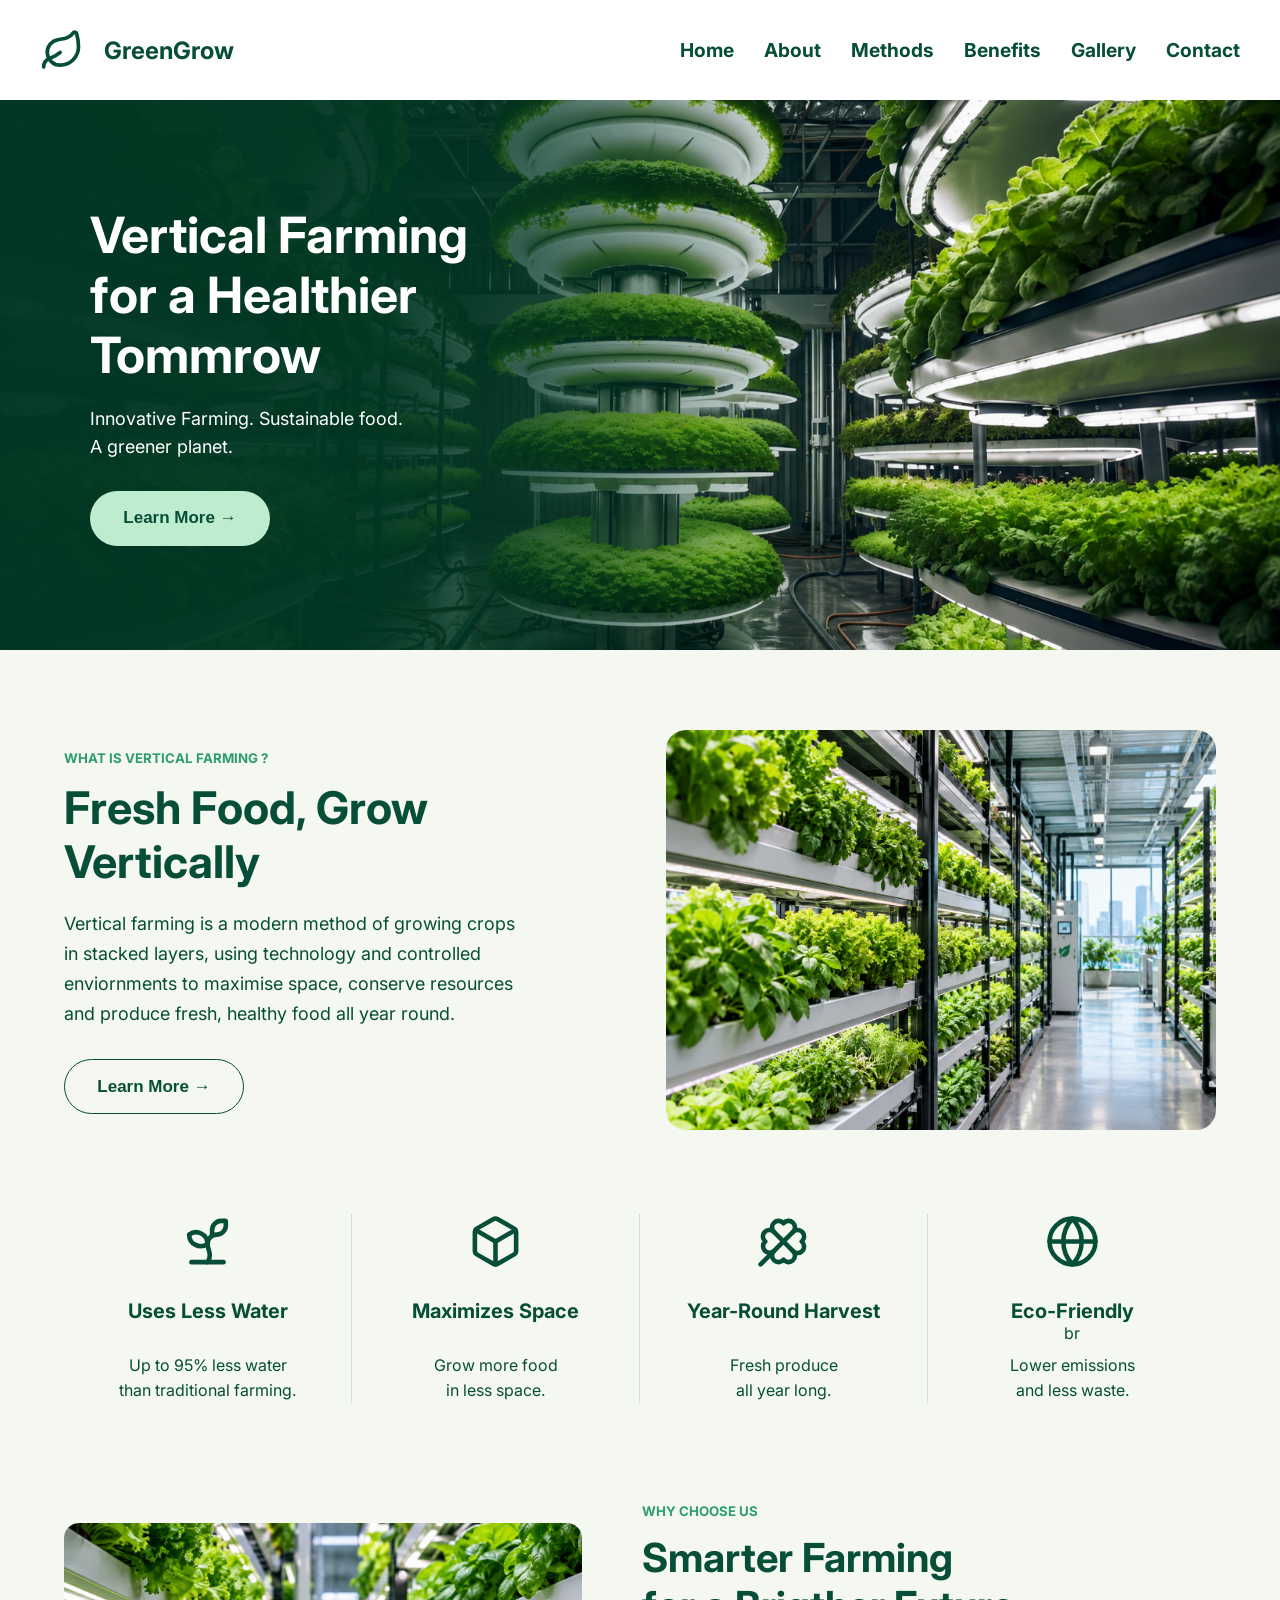
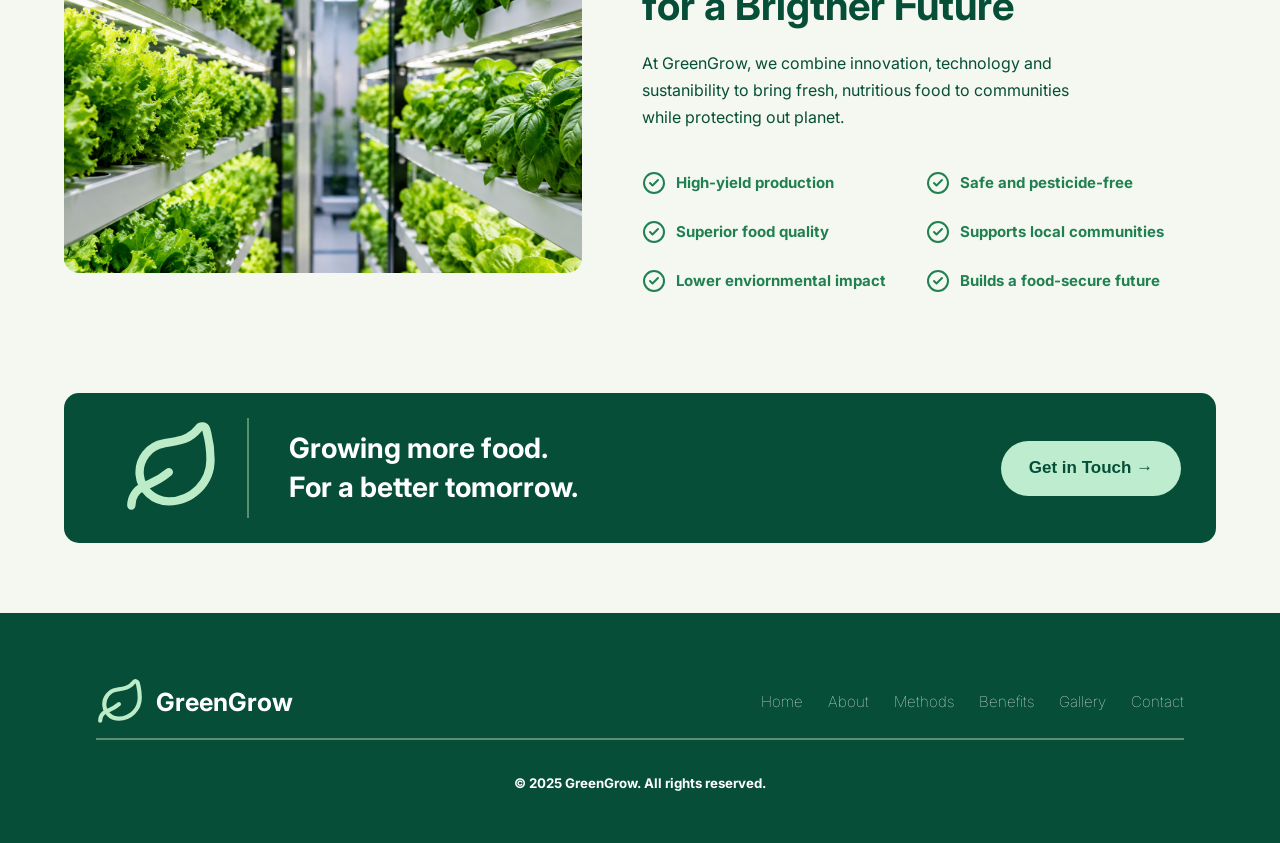
<file: index.html>
<!DOCTYPE html>
<html lang="en">
<head>
    <meta charset="UTF-8">
    <meta name="viewport" content="width=device-width, initial-scale=1.0">
    <title>Home</title>
    <link rel="stylesheet" href="style.css">
    <link href="https://fonts.googleapis.com/css2?family=Inter:wght@400;500;600;700&display=swap" rel="stylesheet">
</head>
<body>
    <nav>
       <div class="logo">
         <svg xmlns="http://www.w3.org/2000/svg" width="24" height="24" viewBox="0 0 24 24" fill="none" stroke="currentColor" stroke-width="2" stroke-linecap="round" stroke-linejoin="round" class="lucide lucide-leaf preview-icon"><path d="M11 20a10 10 0 0010-10 25.9 25.9 0 00-1.04-7.281 1 1 0 00-1.755-.325C15.833 5.5 13 5.5 9.8 6.1A7 7 0 0011 20"/><path d="M2 21a5 5 0 012.911-4.544C7.613 15.212 8.351 15.24 11 13"/></svg>
        <h1>GreenGrow</h1>
       </div>
        <ul>
            <a href="index.html"><li>Home</li></a>
            <a href="about.html"><li>About</li></a>
            <a href="methods.html"><li>Methods</li></a>
            <a href="benefits.html"><li>Benefits</li></a>
            <a href="gallery.html"><li>Gallery</li></a>
            <a href="contacts.html"><li>Contact</li></a>
        </ul>
    </nav>
    <div class="hero">
        <div class="B1">
            <h1>Vertical Farming <br> for a Healthier <br>Tommrow</h1>

        <p>Innovative Farming. Sustainable food. <br>A greener planet. </p>
        <button>Learn More →</button>
    </div>
        </div>
    <div class="info">
            <div>
                <h5>WHAT IS VERTICAL FARMING ?</h5>
                <h1>Fresh Food, Grow Vertically</h1>
                <p>Vertical farming is a modern method of growing crops <br> in stacked layers, using technology and controlled <br> enviornments to maximise space, conserve resources <br> and produce fresh, healthy food all year round.</p>
                <button>Learn More  →</button>
            </div>
            <div>
                <img src="Futuristic Indoor Vertical Farm.png" alt="">
            </div>
    </div>
    <div class="benefits">
        <div class="box">      
            <svg xmlns="http://www.w3.org/2000/svg" width="24" height="24" viewBox="0 0 24 24" fill="none" stroke="currentColor" stroke-width="2" stroke-linecap="round" stroke-linejoin="round" class="lucide lucide-sprout preview-icon"><path d="M14 9.536V7a4 4 0 0 1 4-4h1.5a.5.5 0 0 1 .5.5V5a4 4 0 0 1-4 4 4 4 0 0 0-4 4c0 2 1 3 1 5a5 5 0 0 1-1 3"/><path d="M4 9a5 5 0 0 1 8 4 5 5 0 0 1-8-4"/><path d="M5 21h14"/></svg> 
            <br>
            <h3>Uses Less Water</h3>
            <br>
            <p>
                Up to 95% less water <br> than traditional farming.
            </p>
        </div>
        <div class="box">
            <svg xmlns="http://www.w3.org/2000/svg" width="24" height="24" viewBox="0 0 24 24" fill="none" stroke="currentColor" stroke-width="2" stroke-linecap="round" stroke-linejoin="round" class="lucide lucide-box preview-icon"><path d="M21 8a2 2 0 0 0-1-1.73l-7-4a2 2 0 0 0-2 0l-7 4A2 2 0 0 0 3 8v8a2 2 0 0 0 1 1.73l7 4a2 2 0 0 0 2 0l7-4A2 2 0 0 0 21 16Z"/><path d="m3.3 7 8.7 5 8.7-5"/><path d="M12 22V12"/></svg>
            <br>
            <h3>Maximizes Space</h3>
            <br>
            <p>
                Grow more food <br> in less space.
            </p>
        </div>
        <div class="box">
            <svg xmlns="http://www.w3.org/2000/svg" width="24" height="24" viewBox="0 0 24 24" fill="none" stroke="currentColor" stroke-width="2" stroke-linecap="round" stroke-linejoin="round" class="lucide lucide-clover preview-icon"><path d="M16.17 7.83 2 22"/><path d="M4.02 12a2.827 2.827 0 1 1 3.81-4.17A2.827 2.827 0 1 1 12 4.02a2.827 2.827 0 1 1 4.17 3.81A2.827 2.827 0 1 1 19.98 12a2.827 2.827 0 1 1-3.81 4.17A2.827 2.827 0 1 1 12 19.98a2.827 2.827 0 1 1-4.17-3.81A1 1 0 1 1 4 12"/><path d="m7.83 7.83 8.34 8.34"/></svg>
            <br>
            <h3>Year-Round Harvest</h3>
            <br>
            <p>
                Fresh produce <br> all year long.
            </p>
        </div>
        <div class="box">
            <svg xmlns="http://www.w3.org/2000/svg" width="24" height="24" viewBox="0 0 24 24" fill="none" stroke="currentColor" stroke-width="2" stroke-linecap="round" stroke-linejoin="round" class="lucide lucide-globe preview-icon"><circle cx="12" cy="12" r="10"/><path d="M12 2a14.5 14.5 0 0 0 0 20 14.5 14.5 0 0 0 0-20"/><path d="M2 12h20"/></svg>
            <br>
            <h3>Eco-Friendly</h3>
            br
            <p>
                Lower emissions <br> and less waste.
            </p>
        </div>
    </div>
    <div class="why">
        <img src="Symmetrical Indoor Hydroponic Farm.png" alt="">
        
        <div class="desc">
            <h5>WHY CHOOSE US</h5>
            <h1>Smarter Farming <br> for a Brigther Future</h1>
            <p>At GreenGrow, we combine innovation, technology and <br> sustanibility to bring fresh, nutritious food to communities <br> while protecting out planet.</p>

            <div class="info2">
                <div class="first">
                <div class="tick">

                    <svg xmlns="http://www.w3.org/2000/svg" width="24" height="24" viewBox="0 0 24 24" fill="none" stroke="currentColor" stroke-width="2" stroke-linecap="round" stroke-linejoin="round" class="lucide lucide-circle-check preview-icon"><circle cx="12" cy="12" r="10"/><path d="m16 9-5.5 5.5L8 12"/></svg>
                    <h4>High-yield production</h4>

                </div>
                <div class="tick">

                    <svg xmlns="http://www.w3.org/2000/svg" width="24" height="24" viewBox="0 0 24 24" fill="none" stroke="currentColor" stroke-width="2" stroke-linecap="round" stroke-linejoin="round" class="lucide lucide-circle-check preview-icon"><circle cx="12" cy="12" r="10"/><path d="m16 9-5.5 5.5L8 12"/></svg>
                    <h4>Superior food quality</h4>

                </div>
                <div class="tick">

                    <svg xmlns="http://www.w3.org/2000/svg" width="24" height="24" viewBox="0 0 24 24" fill="none" stroke="currentColor" stroke-width="2" stroke-linecap="round" stroke-linejoin="round" class="lucide lucide-circle-check preview-icon"><circle cx="12" cy="12" r="10"/><path d="m16 9-5.5 5.5L8 12"/></svg>
                    <h4>Lower enviornmental impact</h4>

                </div>
            </div>

            <div class="second">
                <div class="tick">

                    <svg xmlns="http://www.w3.org/2000/svg" width="24" height="24" viewBox="0 0 24 24" fill="none" stroke="currentColor" stroke-width="2" stroke-linecap="round" stroke-linejoin="round" class="lucide lucide-circle-check preview-icon"><circle cx="12" cy="12" r="10"/><path d="m16 9-5.5 5.5L8 12"/></svg>
                    <h4>Safe and pesticide-free</h4>

                </div>
                <div class="tick">

                    <svg xmlns="http://www.w3.org/2000/svg" width="24" height="24" viewBox="0 0 24 24" fill="none" stroke="currentColor" stroke-width="2" stroke-linecap="round" stroke-linejoin="round" class="lucide lucide-circle-check preview-icon"><circle cx="12" cy="12" r="10"/><path d="m16 9-5.5 5.5L8 12"/></svg>
                    <h4>Supports local communities</h4>

                </div>
                <div class="tick">

                    <svg xmlns="http://www.w3.org/2000/svg" width="24" height="24" viewBox="0 0 24 24" fill="none" stroke="currentColor" stroke-width="2" stroke-linecap="round" stroke-linejoin="round" class="lucide lucide-circle-check preview-icon"><circle cx="12" cy="12" r="10"/><path d="m16 9-5.5 5.5L8 12"/></svg>
                    <h4>Builds a food-secure future</h4>

                </div>
            </div>
            </div>
            
        </div>
        
    </div>
    <div class="box1">
        <div class="content">
            <div class="leaf">
                <svg xmlns="http://www.w3.org/2000/svg" width="24" height="24" viewBox="0 0 24 24" fill="none" stroke="currentColor" stroke-width="2" stroke-linecap="round" stroke-linejoin="round" class="lucide lucide-leaf preview-icon"><path d="M11 20a10 10 0 0010-10 25.9 25.9 0 00-1.04-7.281 1 1 0 00-1.755-.325C15.833 5.5 13 5.5 9.8 6.1A7 7 0 0011 20"/><path d="M2 21a5 5 0 012.911-4.544C7.613 15.212 8.351 15.24 11 13"/></svg>
            </div>
            <h2>Growing more food. <br> For a better tomorrow.</h2>
            <button>
                Get in Touch →
            </button>
        </div>
    </div>
    <div class="footer">
        <div class="upper">
            <div class="wrapper">
                <svg xmlns="http://www.w3.org/2000/svg" width="24" height="24" viewBox="0 0 24 24" fill="none" stroke="currentColor" stroke-width="2" stroke-linecap="round" stroke-linejoin="round" class="lucide lucide-leaf preview-icon"><path d="M11 20a10 10 0 0010-10 25.9 25.9 0 00-1.04-7.281 1 1 0 00-1.755-.325C15.833 5.5 13 5.5 9.8 6.1A7 7 0 0011 20"/><path d="M2 21a5 5 0 012.911-4.544C7.613 15.212 8.351 15.24 11 13"/></svg>
                <h2>GreenGrow</h2>
            </div>
            <ul>
                <a href="index.html"><li>Home</li></a>
                <a href="about.html"><li>About</li></a>
                <a href="methods.html"><li>Methods</li></a>
                <a href="benefits.html"><li>Benefits</li></a>
                <a href="gallery.html"><li>Gallery</li></a>
                <a href="contacts.html"><li>Contact</li></a>
            </ul>
        </div>
        <div class="lower">
            <h5>©  2025 GreenGrow. All rights reserved.</h5>
        </div>
    </div>
</body>
</html>
</file>
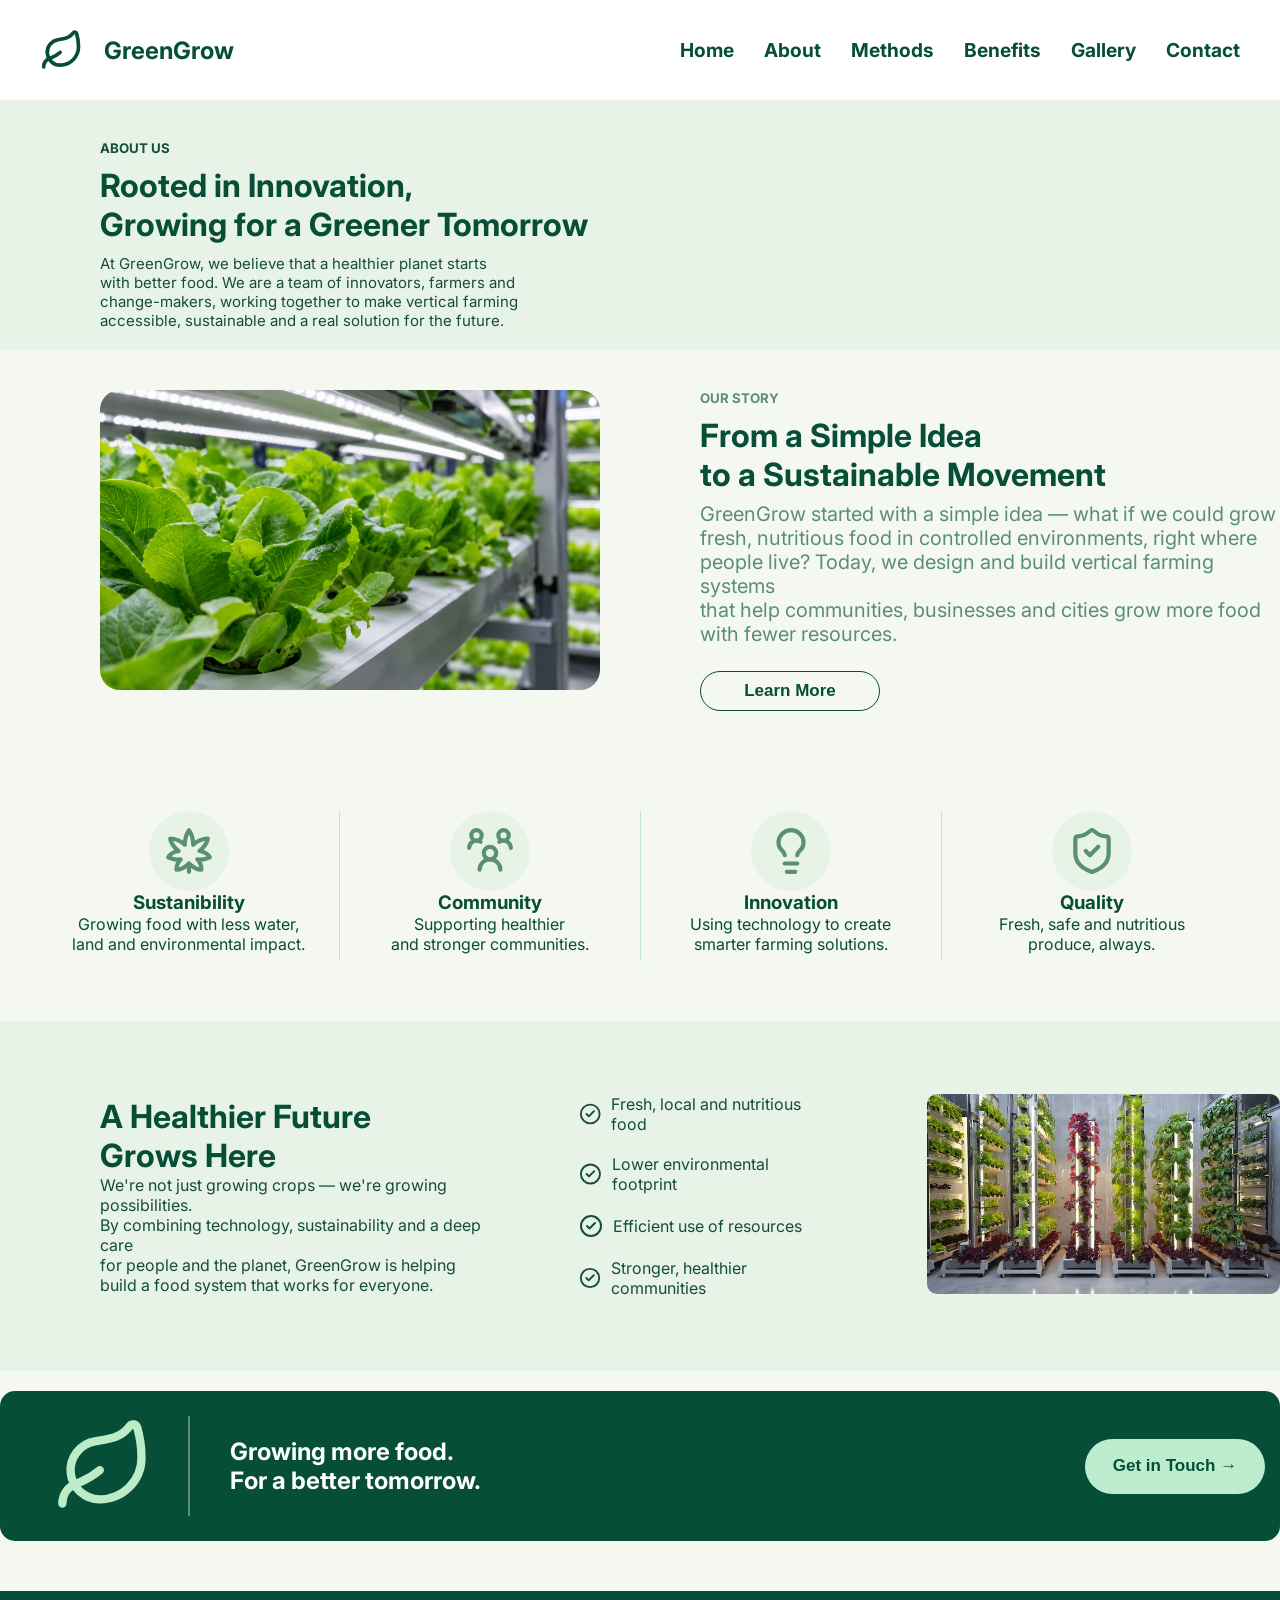
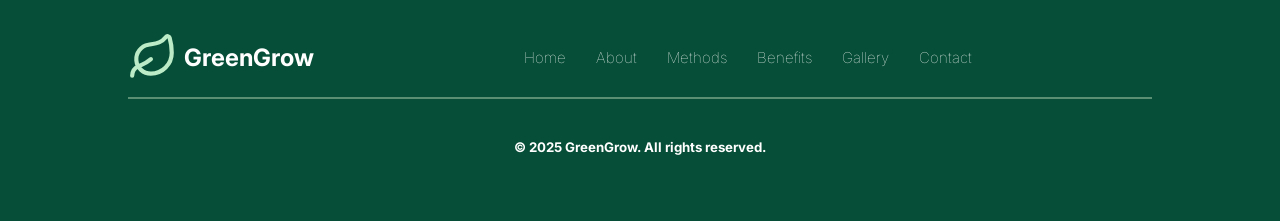
<file: about.html>
<!DOCTYPE html>
<html lang="en">
<head>
    <meta charset="UTF-8">
    <meta name="viewport" content="width=device-width, initial-scale=1.0">
    <title>About Us</title>
    <link href="https://fonts.googleapis.com/css2?family=Inter:wght@400;500;600;700&display=swap" rel="stylesheet">

    <style>
        * {
            margin: 0;
            padding: 0;
        }

        body {
            background-color: #F4F8F0;
            font-family: "Inter", sans-serif;
        }

        nav {
            display: flex;
            width: 100%;
            height: 100px;
            background-color: white;
            align-items: center;
            justify-content: space-between;
            padding: 0 40px;
            box-sizing: border-box;
        }

        a {
            color: #064E37;
            text-decoration: none;
        }

        .logo {
            align-items: center;
            display: flex;
            color: #064E37;
        }

        .logo svg {
            width: 44px;
            height: 55px;
            margin-right: 20px;
        }

        ul {
            list-style: none;
            display: flex;
            align-items: center;
            gap: 30px;
            color: #064E37;
            font-weight: bold;
            font-size: larger;
        }

        .box1 {
            display: flex;
            justify-content: center;
            align-items: center;
            margin-bottom: 20px;
        }

        .content {
            width: 1355px;
            height: 150px;
            background-color: #064E37;
            border-radius: 15px;
            color: white;
            display: flex;
            align-items: center;
            overflow: hidden;
            margin-top: 20px;
            margin-bottom: 30px;
        }

        .content h2 {
            margin-left: 40px;
        }

        .content button {
            width: 180px;
            height: 55px;
            background-color: #BDECCF;
            color: #064E37;
            border: none;
            border-radius: 40px;
            font-size: 17px;
            font-weight: bold;
            cursor: pointer;
            margin-left: auto;
            margin-right: 15px;
            flex-shrink: 0;
        }

        .leaf {
            margin-left: 20px;
            width: 170px;
            min-height: 100px;
            background-color: #064E37;
            display: flex;
            flex-shrink: 0;
            justify-content: center;
            align-items: center;
            border-right: 2px solid #5A8F74;
            box-sizing: border-box;
        }

        .content svg {
            width: 100px;
            height: 100px;
            color: #BCECC7;
        }

        .footer {
            width: 100%;
            height: 230px;
            background-color: #064E37;
            display: flex;
            flex-direction: column;
            align-items: center;
            justify-content: center;
        }

        .upper {
            display: flex;
            gap: 50px;
            color: white;
            width: 80%;
            height: 40px;
            border-bottom: 2px solid #5A8F74;
        }

        .upper ul {
            color: white;
            font-weight: lighter;
            font-size: 15px;
            margin-bottom: 40px;
            margin-left: 160px;
        }

        .upper a {
            color: white;
        }

        .upper h2 {
            margin-bottom: 40px;
        }

        .upper svg {
            width: 50px;
            height: 50px;
            color: #BCECC7;
            margin-bottom: 40px;
        }

        .lower {
            margin-top: 40px;
            color: white;
            font-weight: lighter;
        }

        .wrapper {
            display: flex;
            align-items: center;
            gap: 6px;
        }

        .hero {
            width: 100%;
            height: 250px;
            background-color: #E8F3E7;
        }

        .hero h5 {
            color: #164C3B;
            padding-top: 40px;
            padding-left: 100px;
        }

        .hero h1 {
            color: #064E37;
            padding-top: 10px;
            padding-left: 100px;
        }

        .hero p {
            padding-top: 10px;
            padding-left: 100px;
            color: #164C3B;
            font-size: 15px;
        }

        .story {
            display: flex;
        }

        .story img {
            margin-top: 40px;
            margin-left: 100px;
            width: 500px;
            height: 300px;
            border-radius: 20px;
        }

        .story button {
            height: 40px;
            margin-top: 25px;
            margin-left: 100px;
            border: 1px solid #064E37;
            border-radius: 20px;
            background-color: #F4F8F0;
            width: 180px;
            color: #064E37;
            font-size: 17px;
            font-weight: bold;
        }

        .story h5 {
            padding-top: 40px;
            padding-left: 100px;
            color: #5A8F74;
        }

        .story h1 {
            padding-top: 10px;
            padding-left: 100px;
            color: #064E37;
        }

        .story p {
            padding-top: 8px;
            padding-left: 100px;
            color: #5A8F74;
            font-size: 20px;
        }

        .cards {
            display: flex;
            justify-content: center;
            align-items: center;
            margin-top: 60px;
        }

        .c {
            width: 300px;
            height: 150px;
            text-align: center;
            color: #064E37;
            margin-top: 40px;
            margin-bottom: 60px;
            display: flex;
            flex-direction: column;
            align-items: center;
            border-right: 1.5px solid #BCECC7;
        }

        .c:last-child {
            border-right: none;
        }

        .circle {
            width: 80px;
            height: 80px;
            background-color: #E8F3E7;
            border: none;
            border-radius: 50px;
            display: flex;
            justify-content: center;
            align-items: center;
        }

        .circle svg {
            width: 50px;
            height: 50px;
            color: #5A8F74;
        }

        .why {
            width: 100%;
            height: 350px;
            background-color: #E8F3E7;
            display: flex;
            align-items: center;
        }

        .why img {
            margin-left: 100px;
            height: 200px;
            border-radius: 10px;
        }

        .left {
            margin-left: 100px;
            color: #164C3B;
        }

        .left h1 {
            color: #064E37;
        }

        .right {
            margin-left: 70px;
        }

        .info2 {
            color: #164C3B;
            display: flex;
            align-items: center;
            gap: 10px;
        }

        .info2 svg {
            color: #164C3B;
        }
    </style>
</head>

<body>
    <nav>
        <div class="logo">
            <svg xmlns="http://www.w3.org/2000/svg" width="24" height="24" viewBox="0 0 24 24" fill="none" stroke="currentColor" stroke-width="2" stroke-linecap="round" stroke-linejoin="round" class="lucide lucide-leaf preview-icon"><path d="M11 20a10 10 0 0010-10 25.9 25.9 0 00-1.04-7.281 1 1 0 00-1.755-.325C15.833 5.5 13 5.5 9.8 6.1A7 7 0 0011 20"/><path d="M2 21a5 5 0 012.911-4.544C7.613 15.212 8.351 15.24 11 13"/></svg>
            <h1>GreenGrow</h1>
        </div>

        <ul>
            <a href="index.html"><li>Home</li></a>
            <a href="about.html"><li>About</li></a>
            <a href="methods.html"><li>Methods</li></a>
            <a href="benefits.html"><li>Benefits</li></a>
            <a href="gallery.html"><li>Gallery</li></a>
            <a href="contacts.html"><li>Contact</li></a>
        </ul>
    </nav>

    <div class="hero">
        <h5>ABOUT US</h5>
        <h1>Rooted in Innovation, <br>Growing for a Greener Tomorrow</h1>
        <p>
            At GreenGrow, we believe that a healthier planet starts <br> with better food. We are a team of innovators, farmers and <br> change-makers, working together to make vertical farming <br> accessible, sustainable and a real solution for the future.
        </p>
    </div>

    <div class="story">
        <div>
            <img src="closeup shot.png.png" alt="">
        </div>

        <div>
            <h5>OUR STORY</h5>
            <h1>From a Simple Idea <br> to a Sustainable Movement</h1>
            <p>
                GreenGrow started with a simple idea — what if we could grow <br>fresh, nutritious food in controlled environments, right where <br> people live? Today, we design and build vertical farming systems <br> that help communities, businesses and cities grow more food <br> with fewer resources.
            </p>
            <button>Learn More</button>
        </div>
    </div>

    <div class="cards">
        <div class="c">
            <div class="circle">
                <svg xmlns="http://www.w3.org/2000/svg" width="24" height="24" viewBox="0 0 24 24" fill="none" stroke="currentColor" stroke-width="2" stroke-linecap="round" stroke-linejoin="round" class="lucide lucide-cannabis preview-icon"><path d="M12 22v-4"/><path d="M7 12c-1.5 0-4.5 1.5-5 3 3.5 1.5 6 1 6 1-1.5 1.5-2 3.5-2 5 2.5 0 4.5-1.5 6-3 1.5 1.5 3.5 3 6 3 0-1.5-.5-3.5-2-5 0 0 2.5.5 6-1-.5-1.5-3.5-3-5-3 1.5-1 4-4 4-6-2.5 0-5.5 1.5-7 3 0-2.5-.5-5-2-7-1.5 2-2 4.5-2 7-1.5-1.5-4.5-3-7-3 0 2 2.5 5 4 6"/></svg>
            </div>
            <h3>Sustanibility</h3>
            <p>
                Growing food with less water,<br>land and environmental impact.
            </p>
        </div>

        <div class="c">
            <div class="circle">
                <svg xmlns="http://www.w3.org/2000/svg" width="24" height="24" viewBox="0 0 24 24" fill="none" stroke="currentColor" stroke-width="2" stroke-linecap="round" stroke-linejoin="round" class="lucide lucide-user-round-group preview-icon"><path d="M17 21a5 5 0 00-10 0"/><path d="M22 10.5a3.5 3.5 0 00-5.507-2.868"/><path d="M7.507 7.632A3.5 3.5 0 002 10.5"/><circle cx="12" cy="13" r="3"/><circle cx="18.5" cy="4.5" r="2.5"/><circle cx="5.5" cy="4.5" r="2.5"/></svg>
            </div>
            <h3>Community</h3>
            <p>
                Supporting healthier<br>and stronger communities.
            </p>
        </div>

        <div class="c">
            <div class="circle">
                <svg xmlns="http://www.w3.org/2000/svg" width="24" height="24" viewBox="0 0 24 24" fill="none" stroke="currentColor" stroke-width="2" stroke-linecap="round" stroke-linejoin="round" class="lucide lucide-lightbulb preview-icon"><path d="M15 14c.2-1 .7-1.7 1.5-2.5 1-.9 1.5-2.2 1.5-3.5A6 6 0 0 0 6 8c0 1 .2 2.2 1.5 3.5.7.7 1.3 1.5 1.5 2.5"/><path d="M9 18h6"/><path d="M10 22h4"/></svg>
            </div>
            <h3>Innovation</h3>
            <p>
                Using technology to create<br>smarter farming solutions.
            </p>
        </div>

        <div class="c">
            <div class="circle">
                <svg xmlns="http://www.w3.org/2000/svg" width="24" height="24" viewBox="0 0 24 24" fill="none" stroke="currentColor" stroke-width="2" stroke-linecap="round" stroke-linejoin="round" class="lucide lucide-shield-check preview-icon"><path d="M20 13c0 5-3.5 7.5-7.66 8.95a1 1 0 0 1-.67-.01C7.5 20.5 4 18 4 13V6a1 1 0 0 1 1-1c2 0 4.5-1.2 6.24-2.72a1.17 1.17 0 0 1 1.52 0C14.51 3.81 17 5 19 5a1 1 0 0 1 1 1z"/><path d="m9 12 2 2 4-4"/></svg>
            </div>
            <h3>Quality</h3>
            <p>
                Fresh, safe and nutritious<br>produce, always.
            </p>
        </div>
    </div>

    <div class="why">
        <div class="left">
            <h1>A Healthier Future<br>Grows Here</h1>
            <p>
                We're not just growing crops — we're growing possibilities. <br> By combining technology, sustainability and a deep care <br> for people and the planet, GreenGrow is helping <br> build a food system that works for everyone.
            </p>
        </div>

        <div class="right">
            <div class="info2">
                <svg xmlns="http://www.w3.org/2000/svg" width="24" height="24" viewBox="0 0 24 24" fill="none" stroke="currentColor" stroke-width="2" stroke-linecap="round" stroke-linejoin="round" class="lucide lucide-circle-check preview-icon"><circle cx="12" cy="12" r="10"/><path d="m16 9-5.5 5.5L8 12"/></svg>
                <p>Fresh, local and nutritious food</p>
            </div>
            <br>
            <div class="info2">
                <svg xmlns="http://www.w3.org/2000/svg" width="24" height="24" viewBox="0 0 24 24" fill="none" stroke="currentColor" stroke-width="2" stroke-linecap="round" stroke-linejoin="round" class="lucide lucide-circle-check preview-icon"><circle cx="12" cy="12" r="10"/><path d="m16 9-5.5 5.5L8 12"/></svg>
                <p>Lower environmental footprint</p>
            </div>
            <br>
            <div class="info2">
                <svg xmlns="http://www.w3.org/2000/svg" width="24" height="24" viewBox="0 0 24 24" fill="none" stroke="currentColor" stroke-width="2" stroke-linecap="round" stroke-linejoin="round" class="lucide lucide-circle-check preview-icon"><circle cx="12" cy="12" r="10"/><path d="m16 9-5.5 5.5L8 12"/></svg>
                <p>Efficient use of resources</p>
            </div>
            <br>
            <div class="info2">
                <svg xmlns="http://www.w3.org/2000/svg" width="24" height="24" viewBox="0 0 24 24" fill="none" stroke="currentColor" stroke-width="2" stroke-linecap="round" stroke-linejoin="round" class="lucide lucide-circle-check preview-icon"><circle cx="12" cy="12" r="10"/><path d="m16 9-5.5 5.5L8 12"/></svg>
                <p>Stronger, healthier communities</p>
            </div>
        </div>

        <div class="image">
            <img src="verticalFarming12.png" alt="">
        </div>
    </div>

    <div class="box1">
        <div class="content">
            <div class="leaf">
                <svg xmlns="http://www.w3.org/2000/svg" width="24" height="24" viewBox="0 0 24 24" fill="none" stroke="currentColor" stroke-width="2" stroke-linecap="round" stroke-linejoin="round" class="lucide lucide-leaf preview-icon"><path d="M11 20a10 10 0 0010-10 25.9 25.9 0 00-1.04-7.281 1 1 0 00-1.755-.325C15.833 5.5 13 5.5 9.8 6.1A7 7 0 0011 20"/><path d="M2 21a5 5 0 012.911-4.544C7.613 15.212 8.351 15.24 11 13"/></svg>
            </div>
            <h2>Growing more food. <br> For a better tomorrow.</h2>
            <button>Get in Touch →</button>
        </div>
    </div>

    <div class="footer">
        <div class="upper">
            <div class="wrapper">
                <svg xmlns="http://www.w3.org/2000/svg" width="24" height="24" viewBox="0 0 24 24" fill="none" stroke="currentColor" stroke-width="2" stroke-linecap="round" stroke-linejoin="round" class="lucide lucide-leaf preview-icon"><path d="M11 20a10 10 0 0010-10 25.9 25.9 0 00-1.04-7.281 1 1 0 00-1.755-.325C15.833 5.5 13 5.5 9.8 6.1A7 7 0 0011 20"/><path d="M2 21a5 5 0 012.911-4.544C7.613 15.212 8.351 15.24 11 13"/></svg>
                <h2>GreenGrow</h2>
            </div>

            <ul>
                <a href="index.html"><li>Home</li></a>
                <a href="about.html"><li>About</li></a>
                <a href="methods.html"><li>Methods</li></a>
                <a href="benefits.html"><li>Benefits</li></a>
                <a href="gallery.html"><li>Gallery</li></a>
                <a href="contacts.html"><li>Contact</li></a>
            </ul>
        </div>

        <div class="lower">
            <h5>© 2025 GreenGrow. All rights reserved.</h5>
        </div>
    </div>
</body>
</html>
</file>
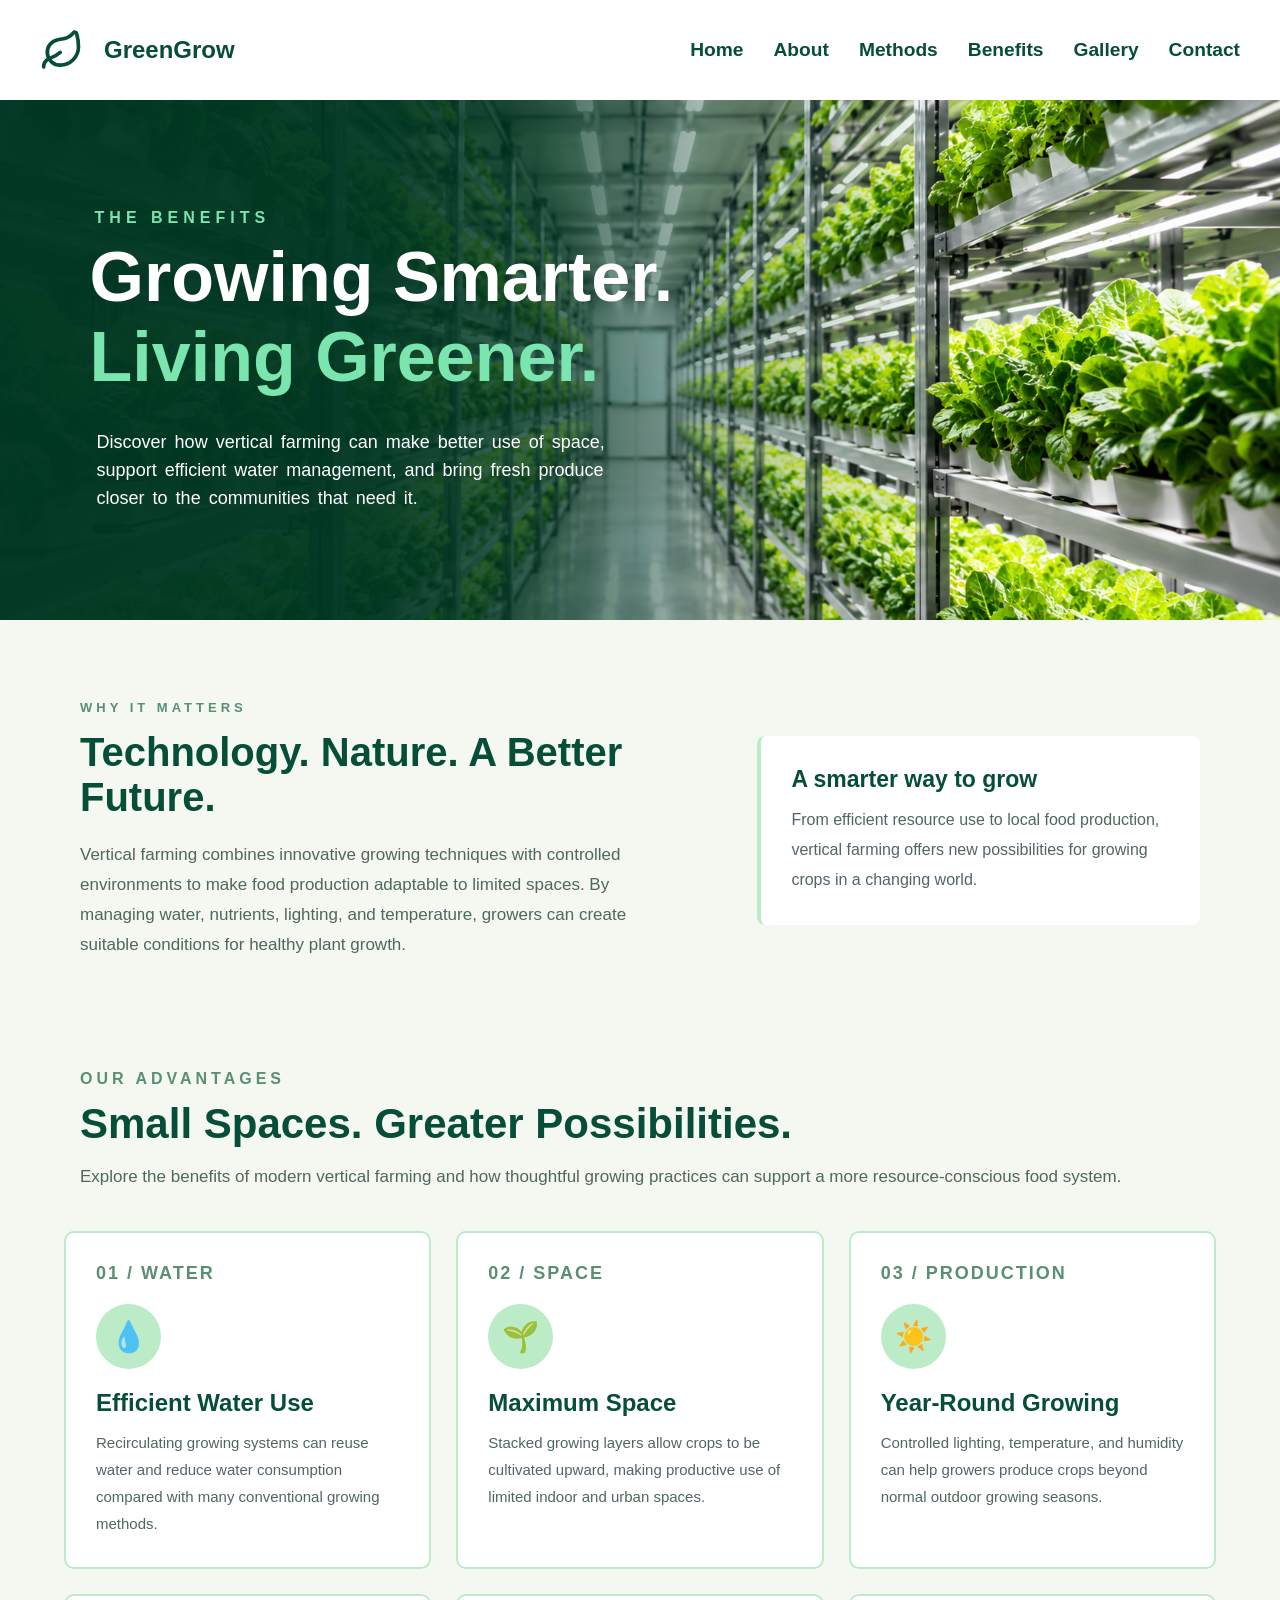
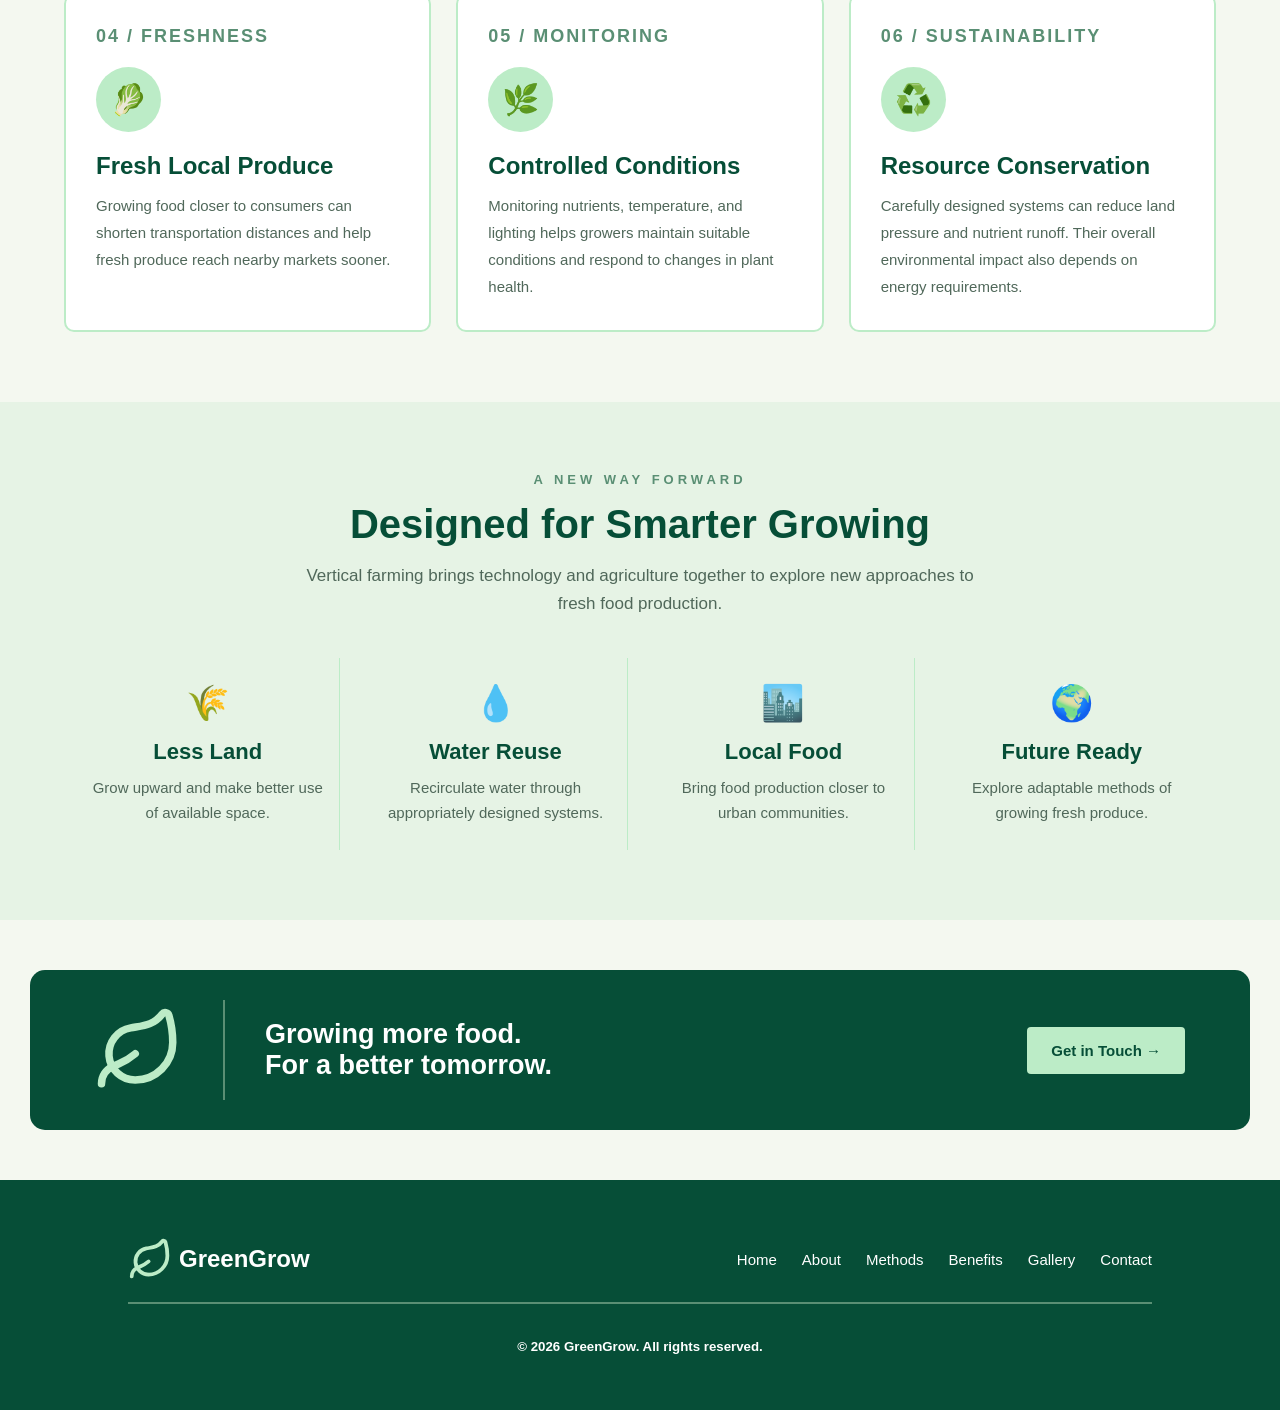
<file: benefits.html>
<!DOCTYPE html>
<html lang="en">
<head>
<meta charset="UTF-8">
<meta name="viewport" content="width=device-width, initial-scale=1.0">
<title>Benefits | GreenGrow</title>

<style>
* {
    margin: 0;
    padding: 0;
    box-sizing: border-box;
}

body {
    background-color: #F4F8F0;
    font-family: "Inter", Arial, sans-serif;
    color: #102d21;
}

a {
    color: #064E37;
    text-decoration: none;
}

/* NAVIGATION */

nav {
    display: flex;
    width: 100%;
    min-height: 100px;
    background-color: white;
    align-items: center;
    justify-content: space-between;
    padding: 0 40px;
}

.logo {
    align-items: center;
    display: flex;
    color: #064E37;
}

.logo svg {
    width: 44px;
    height: 55px;
    margin-right: 20px;
}

ul {
    list-style: none;
    display: flex;
    align-items: center;
    gap: 30px;
    color: #064E37;
    font-weight: bold;
    font-size: larger;
}

/* HERO */

.hero {
    width: 100%;
    min-height: 520px;
    color: white;
    background-image:
        linear-gradient(
            to right,
            rgba(0, 55, 35, 0.98) 0%,
            rgba(0, 55, 35, 0.95) 30%,
            rgba(0, 55, 35, 0.75) 42%,
            rgba(0, 55, 35, 0.25) 58%,
            transparent 75%
        ),
        url("Futuristic Indoor 2 Vertical Farm Corridor.png");

    background-size: cover;
    background-position: center;
    padding: 100px 7%;
    display: flex;
    flex-direction: column;
    justify-content: center;
}

.hero h4 {
    margin-left: 5px;
    color: #7AE5AE;
    letter-spacing: 5px;
    margin-bottom: 10px;
}

.hero h1 {
    font-size: 70px;
    line-height: 1.15;
}

.hero span {
    color: #7AE5AE;
}

.hero p {
    margin-left: 7px;
    margin-top: 30px;
    line-height: 28px;
    word-spacing: 3px;
    font-size: 18px;
}

/* INTRODUCTION */

.intro {
    padding: 80px;
    display: flex;
    justify-content: space-between;
    align-items: center;
    gap: 70px;
}

.intro-text {
    width: 55%;
}

.intro h4,
.section-label {
    color: #5A8F74;
    letter-spacing: 4px;
    font-size: 13px;
    margin-bottom: 15px;
}

.intro h2 {
    color: #064E37;
    font-size: 40px;
    margin-bottom: 20px;
}

.intro p {
    font-size: 17px;
    line-height: 30px;
    color: #50685a;
}

.intro-note {
    width: 40%;
    background-color: white;
    padding: 30px;
    border-left: 4px solid #BCECC7;
    border-radius: 8px;
}

.intro-note h3 {
    color: #064E37;
    font-size: 23px;
    margin-bottom: 12px;
}

.intro-note p {
    font-size: 16px;
}

/* BENEFIT SECTION */

.main {
    padding: 30px 0 70px;
}

.heading {
    margin-left: 80px;
    margin-right: 80px;
    margin-bottom: 40px;
}

.heading h4 {
    color: #5A8F74;
    letter-spacing: 4px;
    margin-bottom: 12px;
}

.heading h1 {
    color: #064E37;
    font-size: 42px;
    margin-bottom: 15px;
}

.heading p {
    line-height: 28px;
    color: #50685a;
    font-size: 17px;
}

.boxes {
    display: grid;
    grid-template-columns: repeat(3, minmax(0, 1fr));
    gap: 25px;
    margin: 0 5%;
}

.box {
    background-color: white;
    border: 2px solid #BCECC7;
    border-radius: 10px;
    padding: 30px;
    min-height: 300px;
    transition: 0.3s;
}

.box:hover {
    transform: translateY(-6px);
    box-shadow: 0 12px 25px rgba(6, 78, 55, 0.09);
}

.number {
    color: #5A8F74;
    font-size: 18px;
    font-weight: bold;
    letter-spacing: 2px;
}

.circle {
    width: 65px;
    height: 65px;
    border-radius: 50%;
    background-color: #BCECC7;
    display: flex;
    align-items: center;
    justify-content: center;
    font-size: 30px;
    margin: 20px 0;
}

.box h2 {
    color: #064E37;
    font-size: 24px;
    margin-bottom: 12px;
}

.box p {
    color: #50685a;
    font-size: 15px;
    line-height: 27px;
}

/* IMPACT SECTION */

.impact {
    background-color: #E6F3E5;
    padding: 70px 6%;
    text-align: center;
}

.impact h1 {
    color: #064E37;
    font-size: 40px;
    margin-bottom: 15px;
}

.impact > p {
    color: #50685a;
    line-height: 28px;
    font-size: 17px;
    max-width: 700px;
    margin: 0 auto 40px;
}

.impact-items {
    display: grid;
    grid-template-columns: repeat(4, minmax(0, 1fr));
    gap: 25px;
}

.impact-item {
    padding: 25px 15px;
    border-right: 1px solid #BCECC7;
}

.impact-item:last-child {
    border-right: none;
}

.impact-item h2 {
    color: #064E37;
    font-size: 22px;
    margin-bottom: 10px;
}

.impact-item p {
    color: #50685a;
    line-height: 25px;
    font-size: 15px;
}

.impact-icon {
    font-size: 35px;
    margin-bottom: 15px;
}

/* CTA */

.box1 {
    display: flex;
    justify-content: center;
    align-items: center;
    margin: 50px 0;
    padding: 0 30px;
}

.content {
    width: 1355px;
    max-width: 100%;
    min-height: 160px;
    background-color: #064E37;
    border-radius: 15px;
    color: white;
    display: flex;
    align-items: center;
    padding: 25px;
    gap: 40px;
}

.content h2 {
    font-size: 27px;
}

.content button {
    margin-left: auto;
    margin-right: 40px;
    padding: 15px 24px;
    background-color: #BCECC7;
    color: #064E37;
    border: none;
    border-radius: 4px;
    font-size: 15px;
    font-weight: bold;
    cursor: pointer;
}

.content button:hover {
    background-color: white;
}

.leaf {
    width: 170px;
    min-height: 100px;
    display: flex;
    flex-shrink: 0;
    justify-content: center;
    align-items: center;
    border-right: 2px solid #5A8F74;
}

.content svg {
    width: 90px;
    height: 90px;
    color: #BCECC7;
}

/* FOOTER */

.footer {
    width: 100%;
    min-height: 230px;
    background-color: #064E37;
    display: flex;
    flex-direction: column;
    align-items: center;
    justify-content: center;
    padding: 35px 0;
}

.upper {
    display: flex;
    align-items: center;
    justify-content: space-between;
    gap: 30px;
    color: white;
    width: 80%;
    min-height: 60px;
    border-bottom: 2px solid #5A8F74;
    padding-bottom: 20px;
}

.wrapper {
    display: flex;
    align-items: center;
    gap: 6px;
}

.wrapper h2 {
    color: white;
}

.upper ul {
    color: white;
    font-weight: normal;
    font-size: 15px;
    flex-wrap: wrap;
    gap: 25px;
}

.upper a {
    color: white;
}

.upper a:hover {
    color: #BCECC7;
}

.upper svg {
    width: 45px;
    height: 45px;
    color: #BCECC7;
}

.lower {
    margin-top: 35px;
    color: white;
    font-weight: normal;
}

/* RESPONSIVE */

@media (max-width: 1000px) {
    nav {
        padding: 20px;
        flex-wrap: wrap;
        gap: 15px;
    }

    ul {
        flex-wrap: wrap;
        gap: 18px;
        font-size: 16px;
    }

    .boxes {
        grid-template-columns: repeat(2, minmax(0, 1fr));
    }

    .intro {
        padding: 55px 6%;
        gap: 30px;
    }

    .impact-items {
        grid-template-columns: repeat(2, minmax(0, 1fr));
    }

    .upper {
        width: 90%;
    }
}

@media (max-width: 650px) {
    nav {
        justify-content: center;
    }

    .logo h1 {
        font-size: 27px;
    }

    nav ul {
        justify-content: center;
    }

    .hero {
        min-height: 450px;
        padding: 60px 25px;
        background-position: center;
    }

    .hero h1 {
        font-size: 43px;
    }

    .hero p {
        font-size: 15px;
        line-height: 25px;
    }

    .intro {
        flex-direction: column;
        align-items: stretch;
        padding: 50px 25px;
    }

    .intro-text,
    .intro-note {
        width: 100%;
    }

    .intro h2,
    .heading h1,
    .impact h1 {
        font-size: 32px;
    }

    .heading {
        margin: 0 25px 30px;
    }

    .boxes {
        grid-template-columns: 1fr;
        margin: 0 25px;
    }

    .impact {
        padding: 50px 25px;
    }

    .impact-items {
        grid-template-columns: 1fr 1fr;
        gap: 10px;
    }

    .impact-item {
        padding: 20px 8px;
        border-right: none;
        border-bottom: 1px solid #BCECC7;
    }

    .content {
        flex-direction: column;
        align-items: flex-start;
        gap: 20px;
        padding: 30px;
    }

    .leaf {
        width: 100%;
        justify-content: flex-start;
        border-right: none;
        border-bottom: 2px solid #5A8F74;
        padding-bottom: 15px;
    }

    .content h2 {
        font-size: 24px;
    }

    .content button {
        margin: 0;
    }

    .upper {
        flex-direction: column;
        align-items: flex-start;
        height: auto;
        gap: 25px;
    }

    .upper ul {
        justify-content: flex-start;
        gap: 15px;
    }
}
</style>
</head>

<body>

<!-- NAVIGATION -->

<nav>
    <a href="index.html" class="logo">
        <svg xmlns="http://www.w3.org/2000/svg" viewBox="0 0 24 24"
        fill="none" stroke="currentColor" stroke-width="2"
        stroke-linecap="round" stroke-linejoin="round">
            <path d="M11 20a10 10 0 0010-10 25.9 25.9 0 00-1.04-7.281
            1 1 0 00-1.755-.325C15.833 5.5 13 5.5 9.8 6.1A7 7 0 0011 20"/>
            <path d="M2 21a5 5 0 012.911-4.544C7.613 15.212
            8.351 15.24 11 13"/>
        </svg>
        <h1>GreenGrow</h1>
    </a>

    <ul>
        <li><a href="index.html">Home</a></li>
        <li><a href="about.html">About</a></li>
        <li><a href="methods.html">Methods</a></li>
        <li><a href="benefits.html">Benefits</a></li>
        <li><a href="gallery.html">Gallery</a></li>
        <li><a href="contacts.html">Contact</a></li>
    </ul>
</nav>

<!-- HERO -->

<section class="hero">
    <h4>THE BENEFITS</h4>

    <h1>
        Growing Smarter.<br>
        <span>Living Greener.</span>
    </h1>

    <p>
        Discover how vertical farming can make better use of space,<br>
        support efficient water management, and bring fresh produce<br>
        closer to the communities that need it.
    </p>
</section>

<!-- INTRODUCTION -->

<section class="intro">
    <div class="intro-text">
        <h4>WHY IT MATTERS</h4>

        <h2>Technology. Nature. A Better Future.</h2>

        <p>
            Vertical farming combines innovative growing techniques
            with controlled environments to make food production
            adaptable to limited spaces. By managing water, nutrients,
            lighting, and temperature, growers can create suitable
            conditions for healthy plant growth.
        </p>
    </div>

    <div class="intro-note">
        <h3>A smarter way to grow</h3>

        <p>
            From efficient resource use to local food production,
            vertical farming offers new possibilities for growing
            crops in a changing world.
        </p>
    </div>
</section>

<!-- BENEFITS -->

<section class="main" id="benefits">
    <div class="heading">
        <h4>OUR ADVANTAGES</h4>

        <h1>Small Spaces. Greater Possibilities.</h1>

        <p>
            Explore the benefits of modern vertical farming and how
            thoughtful growing practices can support a more
            resource-conscious food system.
        </p>
    </div>

    <div class="boxes">

        <div class="box">
            <div class="number">01 / WATER</div>
            <div class="circle">💧</div>

            <h2>Efficient Water Use</h2>

            <p>
                Recirculating growing systems can reuse water and
                reduce water consumption compared with many
                conventional growing methods.
            </p>
        </div>

        <div class="box">
            <div class="number">02 / SPACE</div>
            <div class="circle">🌱</div>

            <h2>Maximum Space</h2>

            <p>
                Stacked growing layers allow crops to be cultivated
                upward, making productive use of limited indoor
                and urban spaces.
            </p>
        </div>

        <div class="box">
            <div class="number">03 / PRODUCTION</div>
            <div class="circle">☀️</div>

            <h2>Year-Round Growing</h2>

            <p>
                Controlled lighting, temperature, and humidity can
                help growers produce crops beyond normal outdoor
                growing seasons.
            </p>
        </div>

        <div class="box">
            <div class="number">04 / FRESHNESS</div>
            <div class="circle">🥬</div>

            <h2>Fresh Local Produce</h2>

            <p>
                Growing food closer to consumers can shorten
                transportation distances and help fresh produce
                reach nearby markets sooner.
            </p>
        </div>

        <div class="box">
            <div class="number">05 / MONITORING</div>
            <div class="circle">🌿</div>

            <h2>Controlled Conditions</h2>

            <p>
                Monitoring nutrients, temperature, and lighting
                helps growers maintain suitable conditions and
                respond to changes in plant health.
            </p>
        </div>

        <div class="box">
            <div class="number">06 / SUSTAINABILITY</div>
            <div class="circle">♻️</div>

            <h2>Resource Conservation</h2>

            <p>
                Carefully designed systems can reduce land pressure
                and nutrient runoff. Their overall environmental
                impact also depends on energy requirements.
            </p>
        </div>

    </div>
</section>

<!-- IMPACT -->

<section class="impact">
    <h4 class="section-label">A NEW WAY FORWARD</h4>

    <h1>Designed for Smarter Growing</h1>

    <p>
        Vertical farming brings technology and agriculture together
        to explore new approaches to fresh food production.
    </p>

    <div class="impact-items">

        <div class="impact-item">
            <div class="impact-icon">🌾</div>
            <h2>Less Land</h2>
            <p>Grow upward and make better use of available space.</p>
        </div>

        <div class="impact-item">
            <div class="impact-icon">💧</div>
            <h2>Water Reuse</h2>
            <p>Recirculate water through appropriately designed systems.</p>
        </div>

        <div class="impact-item">
            <div class="impact-icon">🏙️</div>
            <h2>Local Food</h2>
            <p>Bring food production closer to urban communities.</p>
        </div>

        <div class="impact-item">
            <div class="impact-icon">🌍</div>
            <h2>Future Ready</h2>
            <p>Explore adaptable methods of growing fresh produce.</p>
        </div>

    </div>
</section>

<!-- CALL TO ACTION -->

<div class="box1">
    <div class="content">

        <div class="leaf">
            <svg xmlns="http://www.w3.org/2000/svg"
            viewBox="0 0 24 24" fill="none"
            stroke="currentColor" stroke-width="2"
            stroke-linecap="round" stroke-linejoin="round">
                <path d="M11 20a10 10 0 0010-10 25.9 25.9 0
                00-1.04-7.281 1 1 0 00-1.755-.325C15.833 5.5
                13 5.5 9.8 6.1A7 7 0 0011 20"/>
                <path d="M2 21a5 5 0 012.911-4.544C7.613
                15.212 8.351 15.24 11 13"/>
            </svg>
        </div>

        <h2>
            Growing more food.<br>
            For a better tomorrow.
        </h2>

        <button onclick="window.location.href='contacts.html'">
            Get in Touch →
        </button>

    </div>
</div>

<!-- FOOTER -->

<div class="footer">
    <div class="upper">

        <a href="index.html" class="wrapper">
            <svg xmlns="http://www.w3.org/2000/svg"
            viewBox="0 0 24 24" fill="none"
            stroke="currentColor" stroke-width="2"
            stroke-linecap="round" stroke-linejoin="round">
                <path d="M11 20a10 10 0 0010-10 25.9 25.9 0
                00-1.04-7.281 1 1 0 00-1.755-.325C15.833 5.5
                13 5.5 9.8 6.1A7 7 0 0011 20"/>
                <path d="M2 21a5 5 0 012.911-4.544C7.613
                15.212 8.351 15.24 11 13"/>
            </svg>
            <h2>GreenGrow</h2>
        </a>

        <ul>
            <li><a href="index.html">Home</a></li>
            <li><a href="about.html">About</a></li>
            <li><a href="methods.html">Methods</a></li>
            <li><a href="benefits.html">Benefits</a></li>
            <li><a href="gallery.html">Gallery</a></li>
            <li><a href="contacts.html">Contact</a></li>
        </ul>

    </div>

    <div class="lower">
        <h5>© 2026 GreenGrow. All rights reserved.</h5>
    </div>
</div>

</body>
</html>
</file>
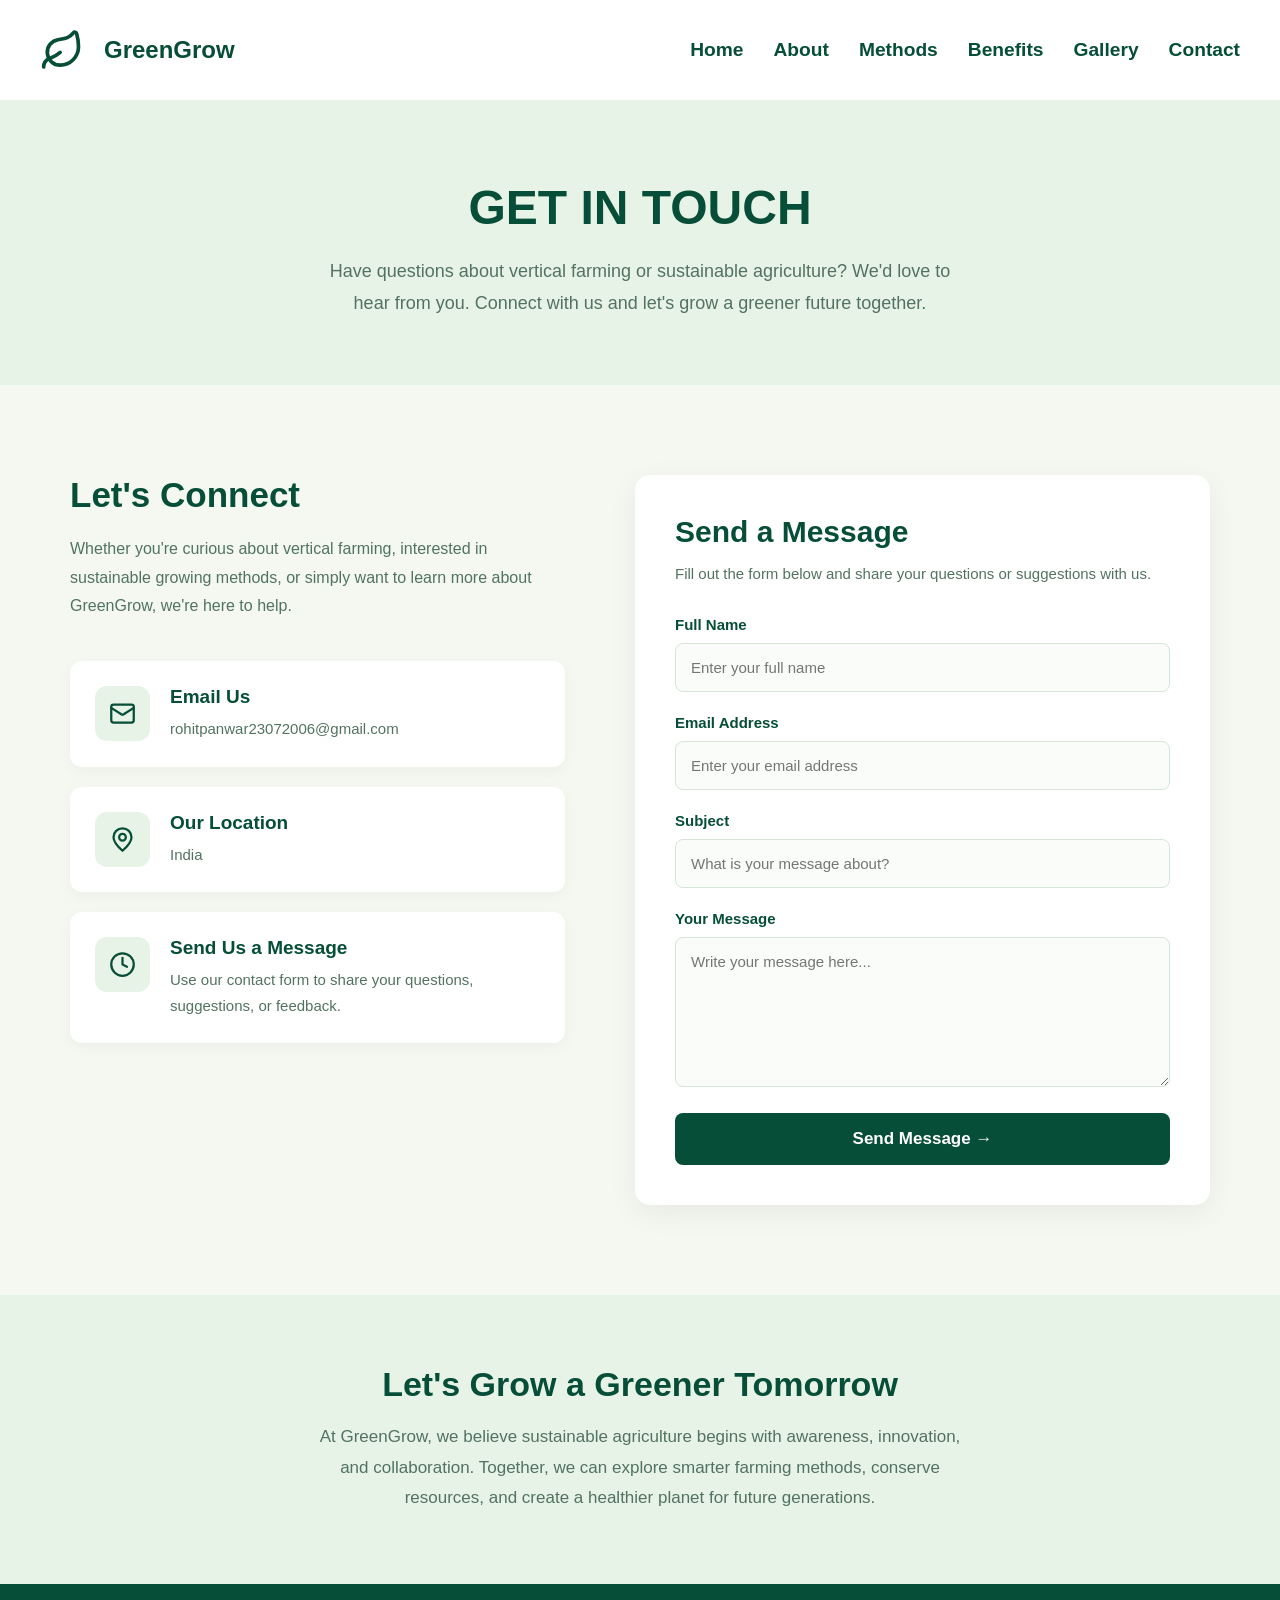
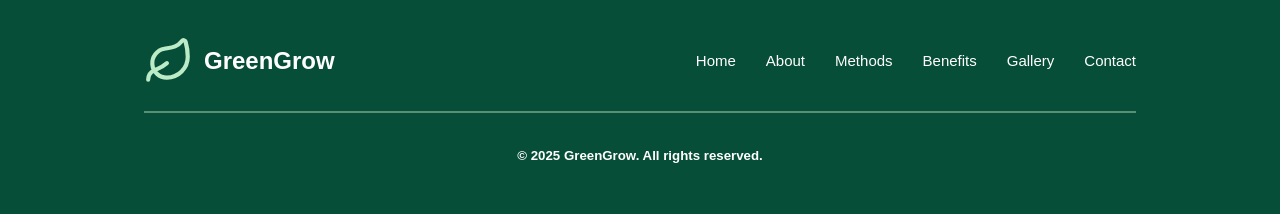
<file: contacts.html>
<!DOCTYPE html>
<html lang="en">
<head>
    <meta charset="UTF-8">
    <meta name="viewport" content="width=device-width, initial-scale=1.0">
    <title>Contact Us | GreenGrow</title>

    <style>
        * {
            margin: 0;
            padding: 0;
            box-sizing: border-box;
        }

        body {
            background-color: #F4F8F0;
            font-family: "Inter", Arial, sans-serif;
            color: #064E37;
        }

        a {
            color: #064E37;
            text-decoration: none;
        }

        /* NAVBAR */

        nav {
            display: flex;
            width: 100%;
            height: 100px;
            background-color: white;
            align-items: center;
            justify-content: space-between;
            padding: 0 40px;
        }

        .logo {
            display: flex;
            align-items: center;
            color: #064E37;
        }

        .logo svg {
            width: 44px;
            height: 55px;
            margin-right: 20px;
        }

        nav ul {
            list-style: none;
            display: flex;
            align-items: center;
            gap: 30px;
            font-weight: bold;
            font-size: larger;
        }

        nav a:hover {
            color: #5A8F74;
        }

        /* CONTACT HERO */

        .contact-hero {
            text-align: center;
            padding: 80px 20px 65px;
            background-color: #E8F3E7;
        }

        .contact-hero h1 {
            font-size: 48px;
            margin-bottom: 20px;
            color: #064E37;
        }

        .contact-hero p {
            font-size: 18px;
            color: #527361;
            max-width: 650px;
            margin: auto;
            line-height: 1.8;
        }

        /* CONTACT SECTION */

        .contact-section {
            max-width: 1200px;
            margin: auto;
            padding: 90px 30px;
            display: flex;
            gap: 70px;
            align-items: flex-start;
        }

        /* LEFT SIDE */

        .contact-info {
            flex: 1;
        }

        .contact-info h2 {
            font-size: 35px;
            margin-bottom: 20px;
        }

        .contact-info > p {
            font-size: 16px;
            color: #527361;
            line-height: 1.8;
            margin-bottom: 40px;
        }

        .info-card {
            display: flex;
            align-items: flex-start;
            gap: 20px;
            background-color: white;
            padding: 25px;
            border-radius: 12px;
            margin-bottom: 20px;
            box-shadow: 0 4px 15px rgba(0, 0, 0, 0.04);
        }

        .info-icon {
            width: 55px;
            height: 55px;
            background-color: #E8F3E7;
            border-radius: 12px;
            display: flex;
            align-items: center;
            justify-content: center;
            flex-shrink: 0;
        }

        .info-icon svg {
            width: 27px;
            height: 27px;
            color: #064E37;
        }

        .info-text h3 {
            font-size: 19px;
            margin-bottom: 8px;
        }

        .info-text p {
            font-size: 15px;
            color: #527361;
            line-height: 1.7;
        }

        /* RIGHT SIDE CONTACT FORM */

        .contact-form {
            flex: 1;
            background-color: white;
            padding: 40px;
            border-radius: 15px;
            box-shadow: 0 8px 30px rgba(0, 0, 0, 0.06);
        }

        .contact-form h2 {
            font-size: 30px;
            margin-bottom: 12px;
        }

        .contact-form > p {
            color: #527361;
            font-size: 15px;
            margin-bottom: 30px;
            line-height: 1.7;
        }

        .form-group {
            margin-bottom: 22px;
        }

        .form-group label {
            display: block;
            font-size: 15px;
            font-weight: bold;
            margin-bottom: 10px;
        }

        .form-group input,
        .form-group textarea {
            width: 100%;
            padding: 15px;
            border: 1px solid #D6E5D8;
            border-radius: 8px;
            font-family: inherit;
            font-size: 15px;
            outline: none;
            background-color: #FAFCF9;
        }

        .form-group input:focus,
        .form-group textarea:focus {
            border-color: #064E37;
        }

        .form-group textarea {
            height: 150px;
            resize: vertical;
        }

        .submit-btn {
            width: 100%;
            padding: 16px;
            background-color: #064E37;
            color: white;
            border: none;
            border-radius: 8px;
            font-size: 17px;
            font-weight: bold;
            cursor: pointer;
            transition: 0.3s;
        }

        .submit-btn:hover {
            background-color: #0A704F;
        }

        /* EXTRA SECTION */

        .contact-bottom {
            text-align: center;
            background-color: #E8F3E7;
            padding: 70px 20px;
        }

        .contact-bottom h2 {
            font-size: 34px;
            margin-bottom: 18px;
        }

        .contact-bottom p {
            max-width: 650px;
            margin: auto;
            font-size: 17px;
            line-height: 1.8;
            color: #527361;
        }

        /* FOOTER */

        .footer {
            width: 100%;
            min-height: 230px;
            background-color: #064E37;
            display: flex;
            flex-direction: column;
            align-items: center;
            justify-content: center;
            padding: 40px 20px;
        }

        .upper {
            display: flex;
            align-items: center;
            justify-content: space-between;
            gap: 50px;
            color: white;
            width: 80%;
            padding-bottom: 25px;
            border-bottom: 2px solid #5A8F74;
        }

        .upper ul {
            list-style: none;
            display: flex;
            align-items: center;
            gap: 30px;
            font-weight: lighter;
            font-size: 15px;
        }

        .upper a {
            color: white;
        }

        .upper a:hover {
            color: #BCECC7;
        }

        .upper svg {
            width: 50px;
            height: 50px;
            color: #BCECC7;
        }

        .lower {
            margin-top: 35px;
            color: white;
            font-weight: lighter;
        }

        .wrapper {
            display: flex;
            align-items: center;
            gap: 10px;
        }

        /* RESPONSIVE */

        @media (max-width: 900px) {
            nav {
                height: auto;
                flex-direction: column;
                padding: 20px;
                gap: 20px;
            }

            nav ul {
                flex-wrap: wrap;
                justify-content: center;
                gap: 18px;
                font-size: 15px;
            }

            .contact-section {
                flex-direction: column;
                gap: 40px;
            }

            .contact-info,
            .contact-form {
                width: 100%;
            }

            .upper {
                flex-direction: column;
                gap: 20px;
            }

            .upper ul {
                flex-wrap: wrap;
                justify-content: center;
            }

            .contact-hero h1 {
                font-size: 36px;
            }
        }

        @media (max-width: 500px) {
            .contact-form {
                padding: 25px;
            }

            .contact-section {
                padding: 50px 20px;
            }

            .contact-info h2 {
                font-size: 28px;
            }

            .contact-bottom h2 {
                font-size: 27px;
            }
        }
    </style>
</head>

<body>

    <!-- NAVBAR -->

    <nav>
        <div class="logo">
            <svg xmlns="http://www.w3.org/2000/svg"
                 viewBox="0 0 24 24"
                 fill="none"
                 stroke="currentColor"
                 stroke-width="2"
                 stroke-linecap="round"
                 stroke-linejoin="round">
                <path d="M11 20a10 10 0 0010-10 25.9 25.9 0 00-1.04-7.281 1 1 0 00-1.755-.325C15.833 5.5 13 5.5 9.8 6.1A7 7 0 0011 20"/>
                <path d="M2 21a5 5 0 012.911-4.544C7.613 15.212 8.351 15.24 11 13"/>
            </svg>
            <h1>GreenGrow</h1>
        </div>

        <ul>
            <li><a href="index.html">Home</a></li>
            <li><a href="about.html">About</a></li>
            <li><a href="methods.html">Methods</a></li>
            <li><a href="benefits.html">Benefits</a></li>
            <li><a href="gallery.html">Gallery</a></li>
            <li><a href="contacts.html">Contact</a></li>
        </ul>
    </nav>


    <section class="contact-hero">
        <h1>GET IN TOUCH</h1>
        <p>
            Have questions about vertical farming or sustainable agriculture?
            We'd love to hear from you. Connect with us and let's grow
            a greener future together.
        </p>
    </section>


    <section class="contact-section">


        <div class="contact-info">

            <h2>Let's Connect</h2>

            <p>
                Whether you're curious about vertical farming,
                interested in sustainable growing methods, or
                simply want to learn more about GreenGrow,
                we're here to help.
            </p>


            <div class="info-card">
                <div class="info-icon">
                    <svg xmlns="http://www.w3.org/2000/svg"
                         viewBox="0 0 24 24"
                         fill="none"
                         stroke="currentColor"
                         stroke-width="2"
                         stroke-linecap="round"
                         stroke-linejoin="round">
                        <rect width="20" height="16" x="2" y="4" rx="2"/>
                        <path d="m22 7-8.97 5.7a2 2 0 0 1-2.06 0L2 7"/>
                    </svg>
                </div>

                <div class="info-text">
                    <h3>Email Us</h3>
                    <p>rohitpanwar23072006@gmail.com</p>
                </div>
            </div>


            <div class="info-card">
                <div class="info-icon">
                    <svg xmlns="http://www.w3.org/2000/svg"
                         viewBox="0 0 24 24"
                         fill="none"
                         stroke="currentColor"
                         stroke-width="2"
                         stroke-linecap="round"
                         stroke-linejoin="round">
                        <path d="M20 10c0 5-8 12-8 12S4 15 4 10a8 8 0 1 1 16 0Z"/>
                        <circle cx="12" cy="10" r="3"/>
                    </svg>
                </div>

                <div class="info-text">
                    <h3>Our Location</h3>
                    <p>India</p>
                </div>
            </div>


            <div class="info-card">
                <div class="info-icon">
                    <svg xmlns="http://www.w3.org/2000/svg"
                         viewBox="0 0 24 24"
                         fill="none"
                         stroke="currentColor"
                         stroke-width="2"
                         stroke-linecap="round"
                         stroke-linejoin="round">
                        <circle cx="12" cy="12" r="10"/>
                        <path d="M12 6v6l4 2"/>
                    </svg>
                </div>

                <div class="info-text">
                    <h3>Send Us a Message</h3>
                    <p>
                        Use our contact form to share your
                        questions, suggestions, or feedback.
                    </p>
                </div>
            </div>

        </div>



        <div class="contact-form">

            <h2>Send a Message</h2>

            <p>
                Fill out the form below and share your
                questions or suggestions with us.
            </p>

            <form id="contactForm">

                <div class="form-group">
                    <label for="name">Full Name</label>
                    <input
                        type="text"
                        id="name"
                        placeholder="Enter your full name"
                        required>
                </div>

                <div class="form-group">
                    <label for="email">Email Address</label>
                    <input
                        type="email"
                        id="email"
                        placeholder="Enter your email address"
                        required>
                </div>

                <div class="form-group">
                    <label for="subject">Subject</label>
                    <input
                        type="text"
                        id="subject"
                        placeholder="What is your message about?"
                        required>
                </div>

                <div class="form-group">
                    <label for="message">Your Message</label>
                    <textarea
                        id="message"
                        placeholder="Write your message here..."
                        required></textarea>
                </div>

                <button type="submit" class="submit-btn">
                    Send Message →
                </button>

            </form>

        </div>

    </section>



    <section class="contact-bottom">

        <h2>Let's Grow a Greener Tomorrow</h2>

        <p>
            At GreenGrow, we believe sustainable agriculture
            begins with awareness, innovation, and collaboration.
            Together, we can explore smarter farming methods,
            conserve resources, and create a healthier planet
            for future generations.
        </p>

    </section>



    <div class="footer">

        <div class="upper">

            <div class="wrapper">
                <svg xmlns="http://www.w3.org/2000/svg"
                     viewBox="0 0 24 24"
                     fill="none"
                     stroke="currentColor"
                     stroke-width="2"
                     stroke-linecap="round"
                     stroke-linejoin="round">
                    <path d="M11 20a10 10 0 0010-10 25.9 25.9 0 00-1.04-7.281 1 1 0 00-1.755-.325C15.833 5.5 13 5.5 9.8 6.1A7 7 0 0011 20"/>
                    <path d="M2 21a5 5 0 012.911-4.544C7.613 15.212 8.351 15.24 11 13"/>
                </svg>

                <h2>GreenGrow</h2>
            </div>

            <ul>
                <li><a href="index.html">Home</a></li>
                <li><a href="about.html">About</a></li>
                <li><a href="methods.html">Methods</a></li>
                <li><a href="benefits.html">Benefits</a></li>
                <li><a href="gallery.html">Gallery</a></li>
                <li><a href="contacts.html">Contact</a></li>
            </ul>

        </div>

        <div class="lower">
            <h5>© 2025 GreenGrow. All rights reserved.</h5>
        </div>

    </div>


</body>
</html>
</file>
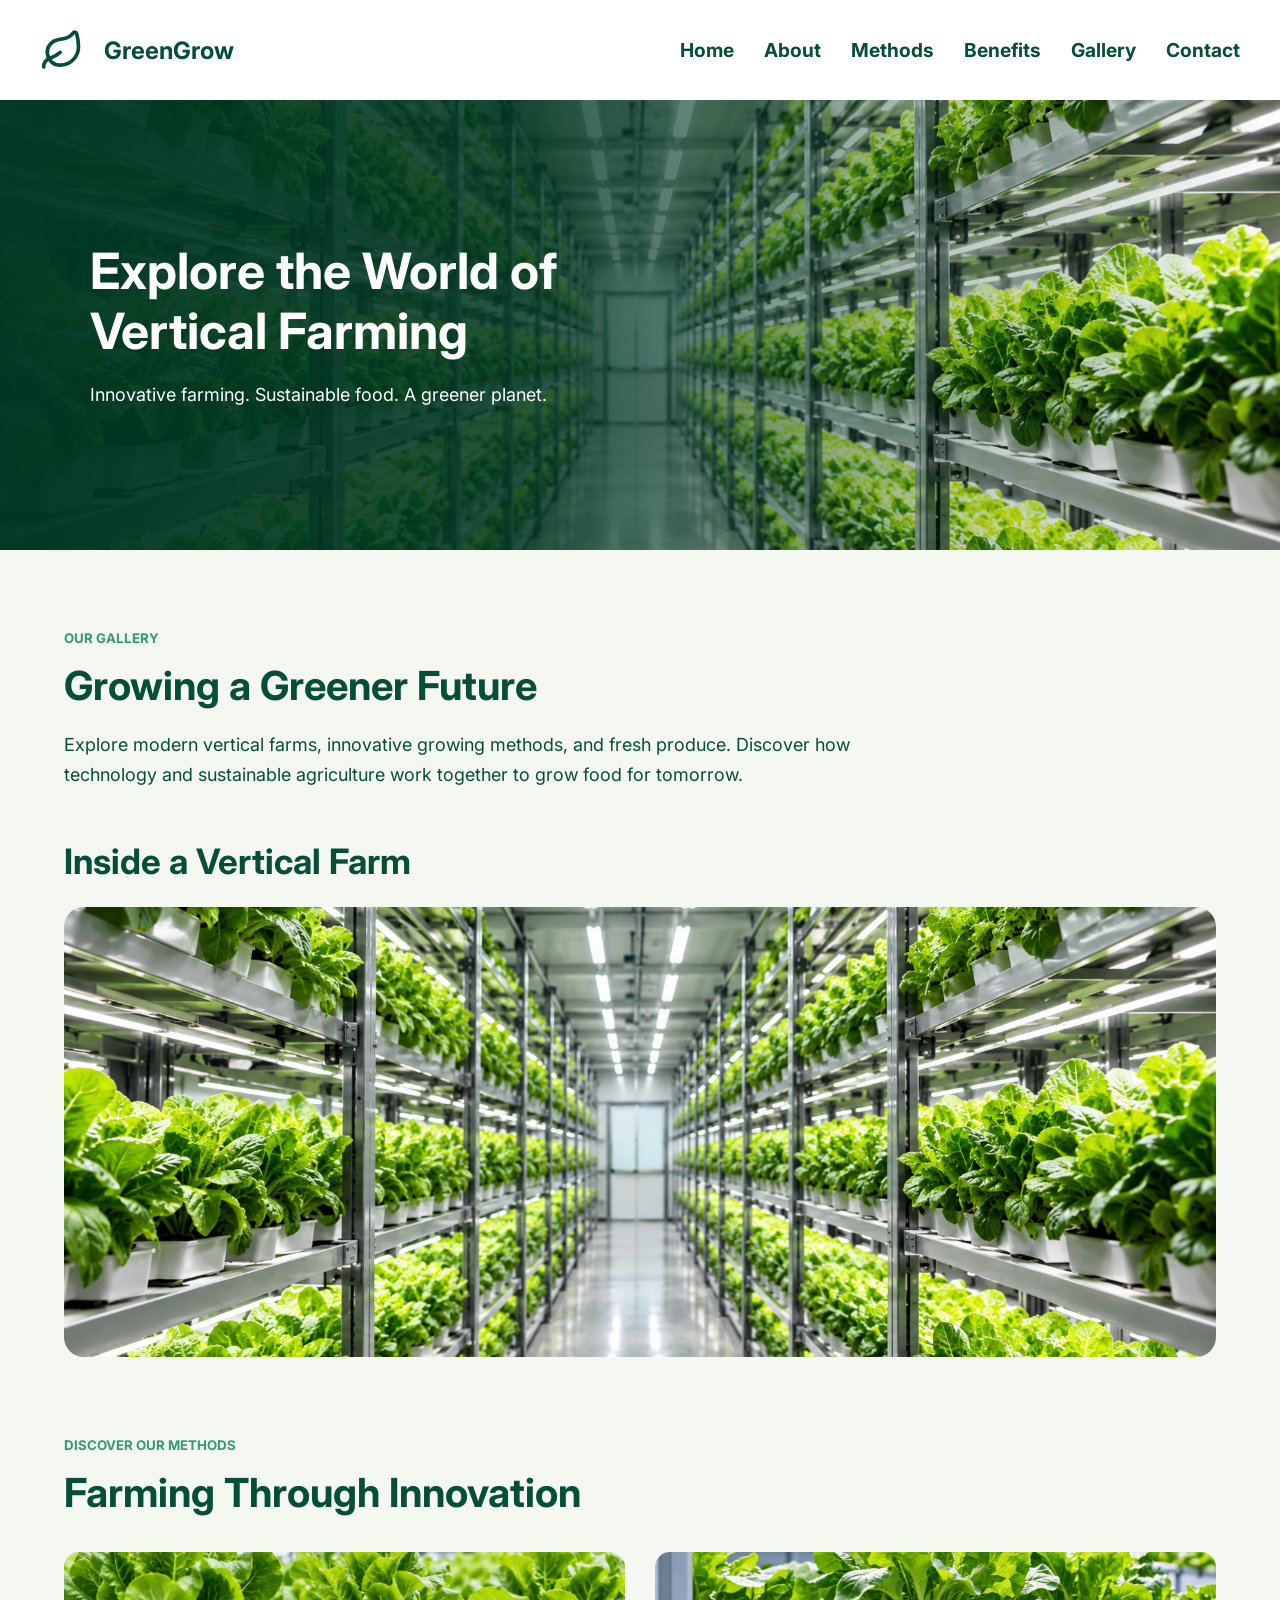
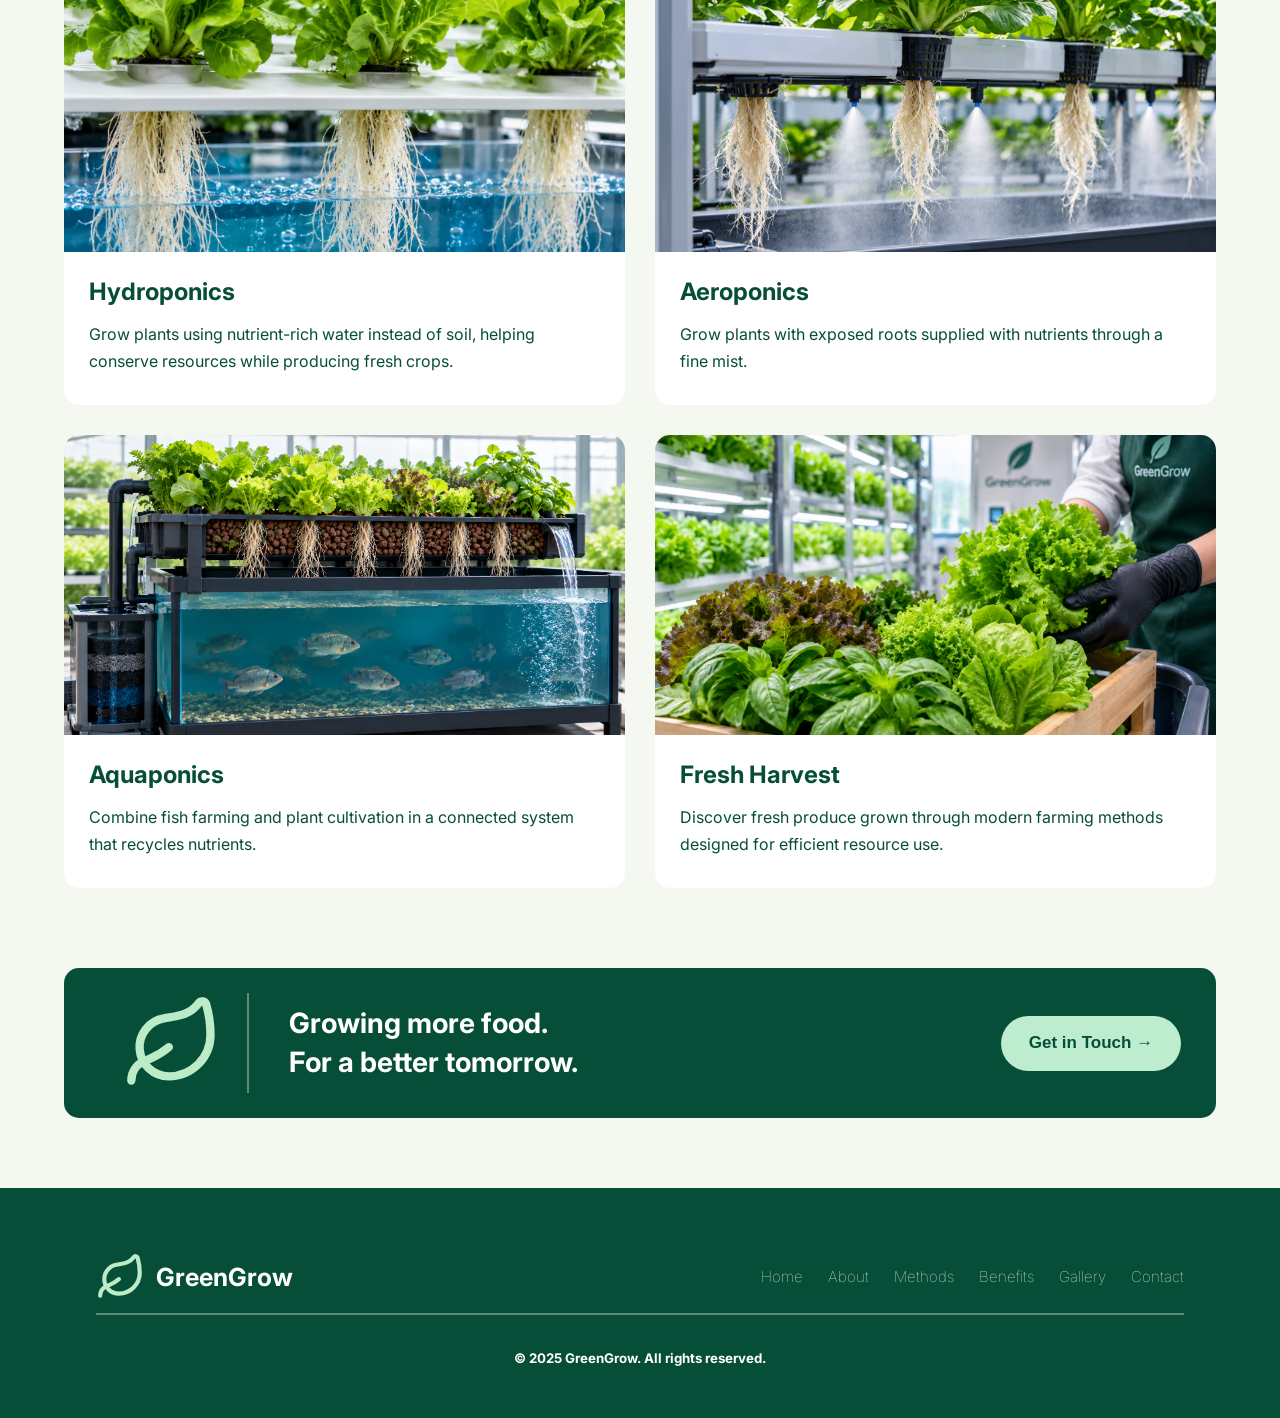
<file: gallery.html>
<!DOCTYPE html>
<html lang="en">
<head>
    <meta charset="UTF-8">
    <meta name="viewport" content="width=device-width, initial-scale=1.0">
    <title>Gallery | GreenGrow</title>

    <link rel="stylesheet" href="style.css">
    <link href="https://fonts.googleapis.com/css2?family=Inter:wght@400;500;600;700&display=swap" rel="stylesheet">

    <style>
        .gallery-hero {
            width: 100%;
            height: 450px;
            background-image:
                linear-gradient(
                    to right,
                    rgba(0, 55, 35, 0.98) 0%,
                    rgba(0, 55, 35, 0.85) 40%,
                    rgba(0, 55, 35, 0.25) 75%,
                    transparent 100%
                ),
                url("Futuristic Indoor 2 Vertical Farm Corridor.png");
            background-size: cover;
            background-position: center;
            display: flex;
            align-items: center;
            color: white;
        }

        .gallery-hero-content {
            margin-left: 90px;
            max-width: 650px;
        }

        .gallery-hero h1 {
            font-size: 50px;
            line-height: 1.2;
            margin-bottom: 20px;
        }

        .gallery-hero p {
            font-size: 18px;
            line-height: 28px;
        }

        .gallery-intro {
            width: 90%;
            max-width: 1400px;
            margin: 80px auto 50px;
        }

        .gallery-intro h5 {
            color: #2E9D69;
            margin-bottom: 15px;
        }

        .gallery-intro h1 {
            font-size: 40px;
            margin-bottom: 20px;
        }

        .gallery-intro p {
            font-size: 18px;
            line-height: 30px;
            max-width: 850px;
        }

        .featured {
            width: 90%;
            max-width: 1400px;
            margin: 50px auto 80px;
        }

        .featured h1 {
            font-size: 35px;
            margin-bottom: 25px;
        }

        .featured img {
            display: block;
            width: 100%;
            height: 450px;
            object-fit: cover;
            border-radius: 20px;
        }

        .gallery-section {
            width: 90%;
            max-width: 1400px;
            margin: 80px auto;
        }

        .gallery-section h5 {
            color: #2E9D69;
            margin-bottom: 15px;
        }

        .gallery-section h1 {
            font-size: 40px;
            margin-bottom: 35px;
        }

        .gallery-grid {
            display: grid;
            grid-template-columns: repeat(2, minmax(0, 1fr));
            gap: 30px;
        }

        .gallery-card {
            background: white;
            border-radius: 15px;
            overflow: hidden;
        }

        .gallery-card img {
            display: block;
            width: 100%;
            height: 300px;
            object-fit: cover;
        }

        .gallery-card h2 {
            font-size: 24px;
            margin: 25px 25px 15px;
        }

        .gallery-card p {
            font-size: 16px;
            line-height: 27px;
            margin: 0 25px 30px;
        }

        @media (max-width: 1100px) {
            .gallery-hero-content {
                margin-left: 50px;
            }

            .gallery-card img {
                height: 260px;
            }
        }

        @media (max-width: 768px) {
            .gallery-hero {
                height: 400px;
            }

            .gallery-hero-content {
                margin: 0 30px;
            }

            .gallery-hero h1 {
                font-size: 36px;
            }

            .gallery-intro h1,
            .gallery-section h1 {
                font-size: 32px;
            }

            .featured img {
                height: 300px;
            }

            .gallery-grid {
                grid-template-columns: 1fr;
            }

            .gallery-card img {
                height: 280px;
            }
        }

        @media (max-width: 480px) {
            .gallery-hero h1 {
                font-size: 30px;
            }

            .gallery-intro h1,
            .gallery-section h1,
            .featured h1 {
                font-size: 28px;
            }

            .gallery-card img {
                height: 230px;
            }
        }
    </style>
</head>

<body>

    <nav>
        <div class="logo">
            <svg xmlns="http://www.w3.org/2000/svg" width="24" height="24" viewBox="0 0 24 24" fill="none" stroke="currentColor" stroke-width="2" stroke-linecap="round" stroke-linejoin="round">
                <path d="M11 20a10 10 0 0010-10 25.9 25.9 0 00-1.04-7.281 1 1 0 00-1.755-.325C15.833 5.5 13 5.5 9.8 6.1A7 7 0 0011 20"/>
                <path d="M2 21a5 5 0 012.911-4.544C7.613 15.212 8.351 15.24 11 13"/>
            </svg>
            <h1>GreenGrow</h1>
        </div>

        <ul>
            <a href="index.html"><li>Home</li></a>
            <a href="about.html"><li>About</li></a>
            <a href="methods.html"><li>Methods</li></a>
            <a href="benefits.html"><li>Benefits</li></a>
            <a href="gallery.html"><li>Gallery</li></a>
            <a href="contacts.html"><li>Contact</li></a>
        </ul>
    </nav>

    <section class="gallery-hero">
        <div class="gallery-hero-content">
            <h1>Explore the World of Vertical Farming</h1>
            <p>
                Innovative farming. Sustainable food.
                A greener planet.
            </p>
        </div>
    </section>

    <section class="gallery-intro">
        <h5>OUR GALLERY</h5>
        <h1>Growing a Greener Future</h1>
        <p>
            Explore modern vertical farms, innovative growing methods,
            and fresh produce. Discover how technology and sustainable
            agriculture work together to grow food for tomorrow.
        </p>
    </section>

    <section class="featured">
        <h1>Inside a Vertical Farm</h1>
        <img src="Futuristic Indoor 2 Vertical Farm Corridor.png" alt="Modern indoor vertical farm corridor">
    </section>

    <section class="gallery-section">
        <h5>DISCOVER OUR METHODS</h5>
        <h1>Farming Through Innovation</h1>

        <div class="gallery-grid">

            <div class="gallery-card">
                <img src="Hydroponic Lettuce Roots in Blue Water.png" alt="Hydroponic farming">
                <h2>Hydroponics</h2>
                <p>
                    Grow plants using nutrient-rich water instead of soil,
                    helping conserve resources while producing fresh crops.
                </p>
            </div>

            <div class="gallery-card">
                <img src="Futuristic Aeroponic Lettuce Farm.png" alt="Aeroponic farming">
                <h2>Aeroponics</h2>
                <p>
                    Grow plants with exposed roots supplied with nutrients
                    through a fine mist.
                </p>
            </div>

            <div class="gallery-card">
                <img src="Thriving Aquaponics Ecosystem a Daylight Greenhouse.png" alt="Aquaponic farming">
                <h2>Aquaponics</h2>
                <p>
                    Combine fish farming and plant cultivation in a connected
                    system that recycles nutrients.
                </p>
            </div>

            <div class="gallery-card">
                <img src="Fresh Greens at GreenGrow Farm.png" alt="Freshly harvested produce">
                <h2>Fresh Harvest</h2>
                <p>
                    Discover fresh produce grown through modern farming
                    methods designed for efficient resource use.
                </p>
            </div>

        </div>
    </section>

    <div class="box1">
        <div class="content">
            <div class="leaf">
                <svg xmlns="http://www.w3.org/2000/svg" width="24" height="24" viewBox="0 0 24 24" fill="none" stroke="currentColor" stroke-width="2" stroke-linecap="round" stroke-linejoin="round">
                    <path d="M11 20a10 10 0 0010-10 25.9 25.9 0 00-1.04-7.281 1 1 0 00-1.755-.325C15.833 5.5 13 5.5 9.8 6.1A7 7 0 0011 20"/>
                    <path d="M2 21a5 5 0 012.911-4.544C7.613 15.212 8.351 15.24 11 13"/>
                </svg>
            </div>

            <h2>Growing more food.<br>For a better tomorrow.</h2>

            <button onclick="window.location.href='contacts.html'">
                Get in Touch →
            </button>
        </div>
    </div>

    <div class="footer">
        <div class="upper">
            <div class="wrapper">
                <svg xmlns="http://www.w3.org/2000/svg" width="24" height="24" viewBox="0 0 24 24" fill="none" stroke="currentColor" stroke-width="2" stroke-linecap="round" stroke-linejoin="round">
                    <path d="M11 20a10 10 0 0010-10 25.9 25.9 0 00-1.04-7.281 1 1 0 00-1.755-.325C15.833 5.5 13 5.5 9.8 6.1A7 7 0 0011 20"/>
                    <path d="M2 21a5 5 0 012.911-4.544C7.613 15.212 8.351 15.24 11 13"/>
                </svg>
                <h2>GreenGrow</h2>
            </div>

            <ul>
                <a href="index.html"><li>Home</li></a>
                <a href="about.html"><li>About</li></a>
                <a href="methods.html"><li>Methods</li></a>
                <a href="benefits.html"><li>Benefits</li></a>
                <a href="gallery.html"><li>Gallery</li></a>
                <a href="contacts.html"><li>Contact</li></a>
            </ul>
        </div>

        <div class="lower">
            <h5>© 2025 GreenGrow. All rights reserved.</h5>
        </div>
    </div>

</body>
</html>
</file>
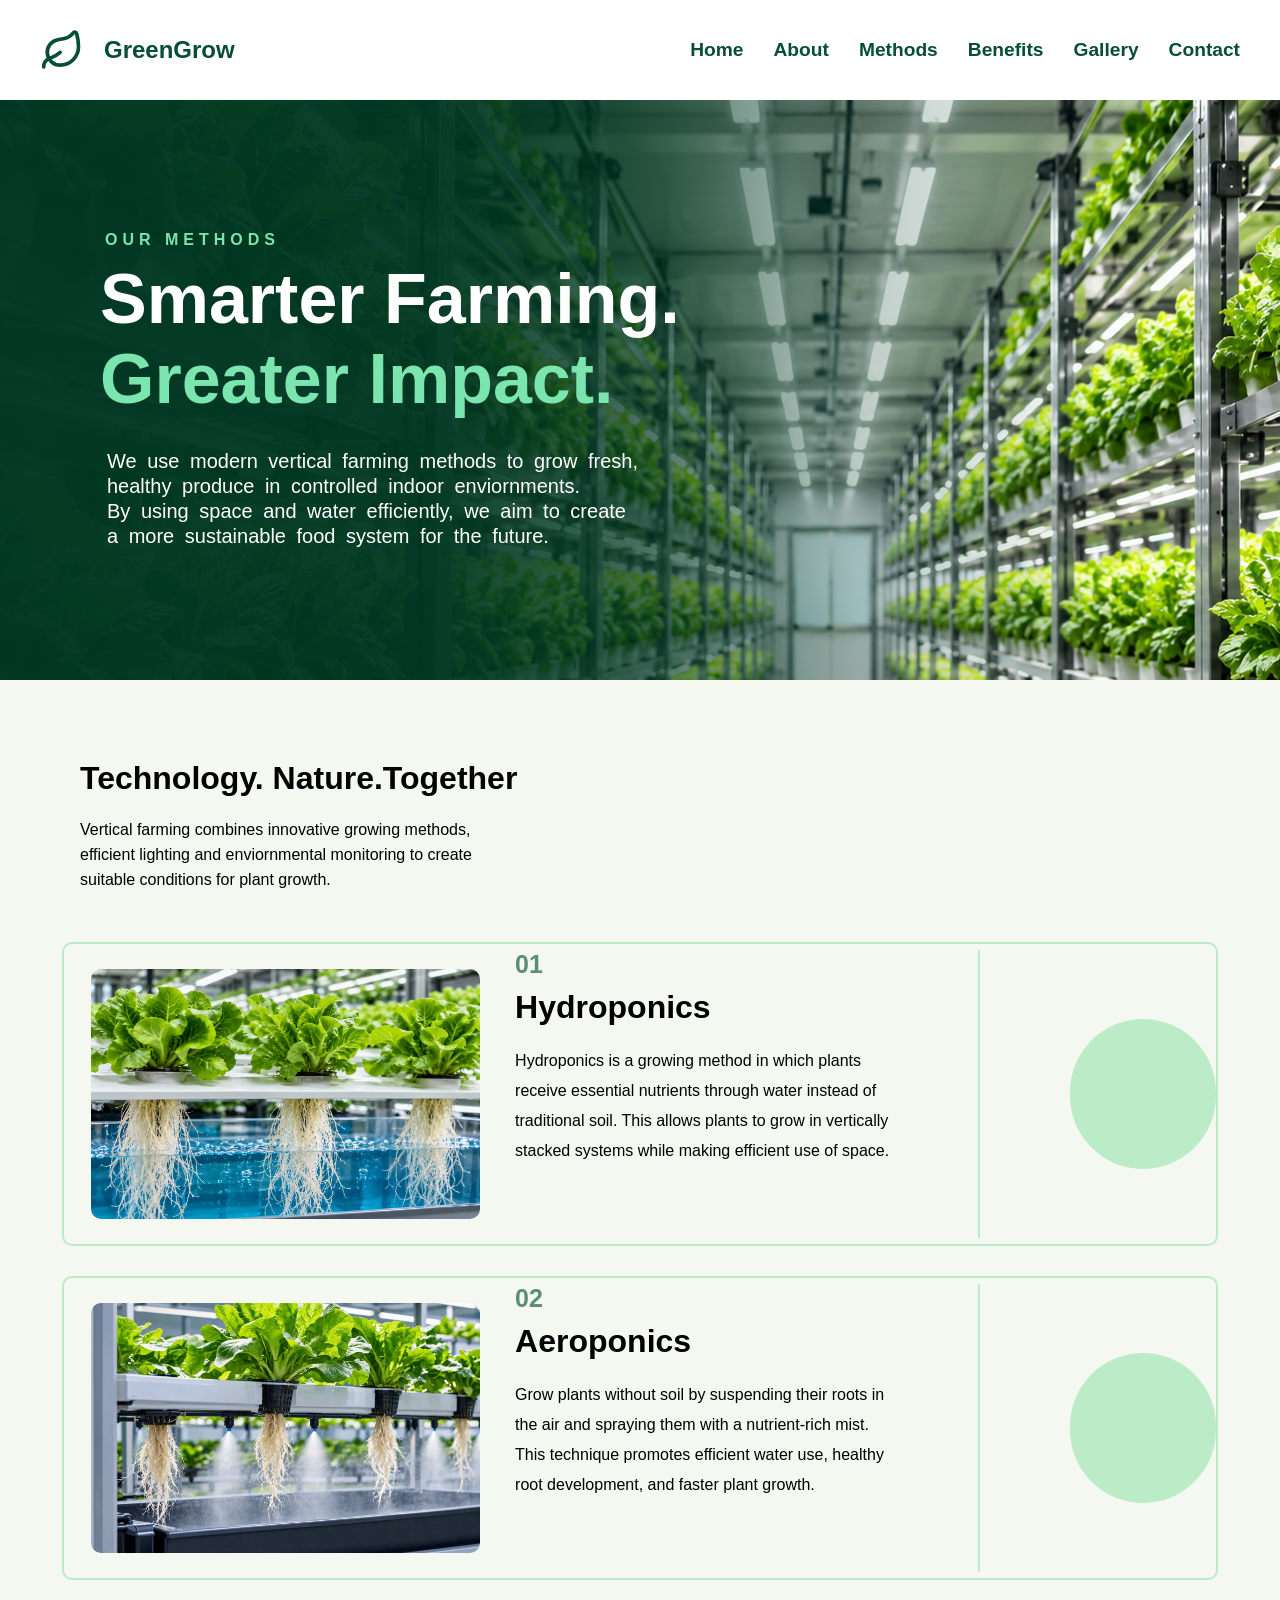
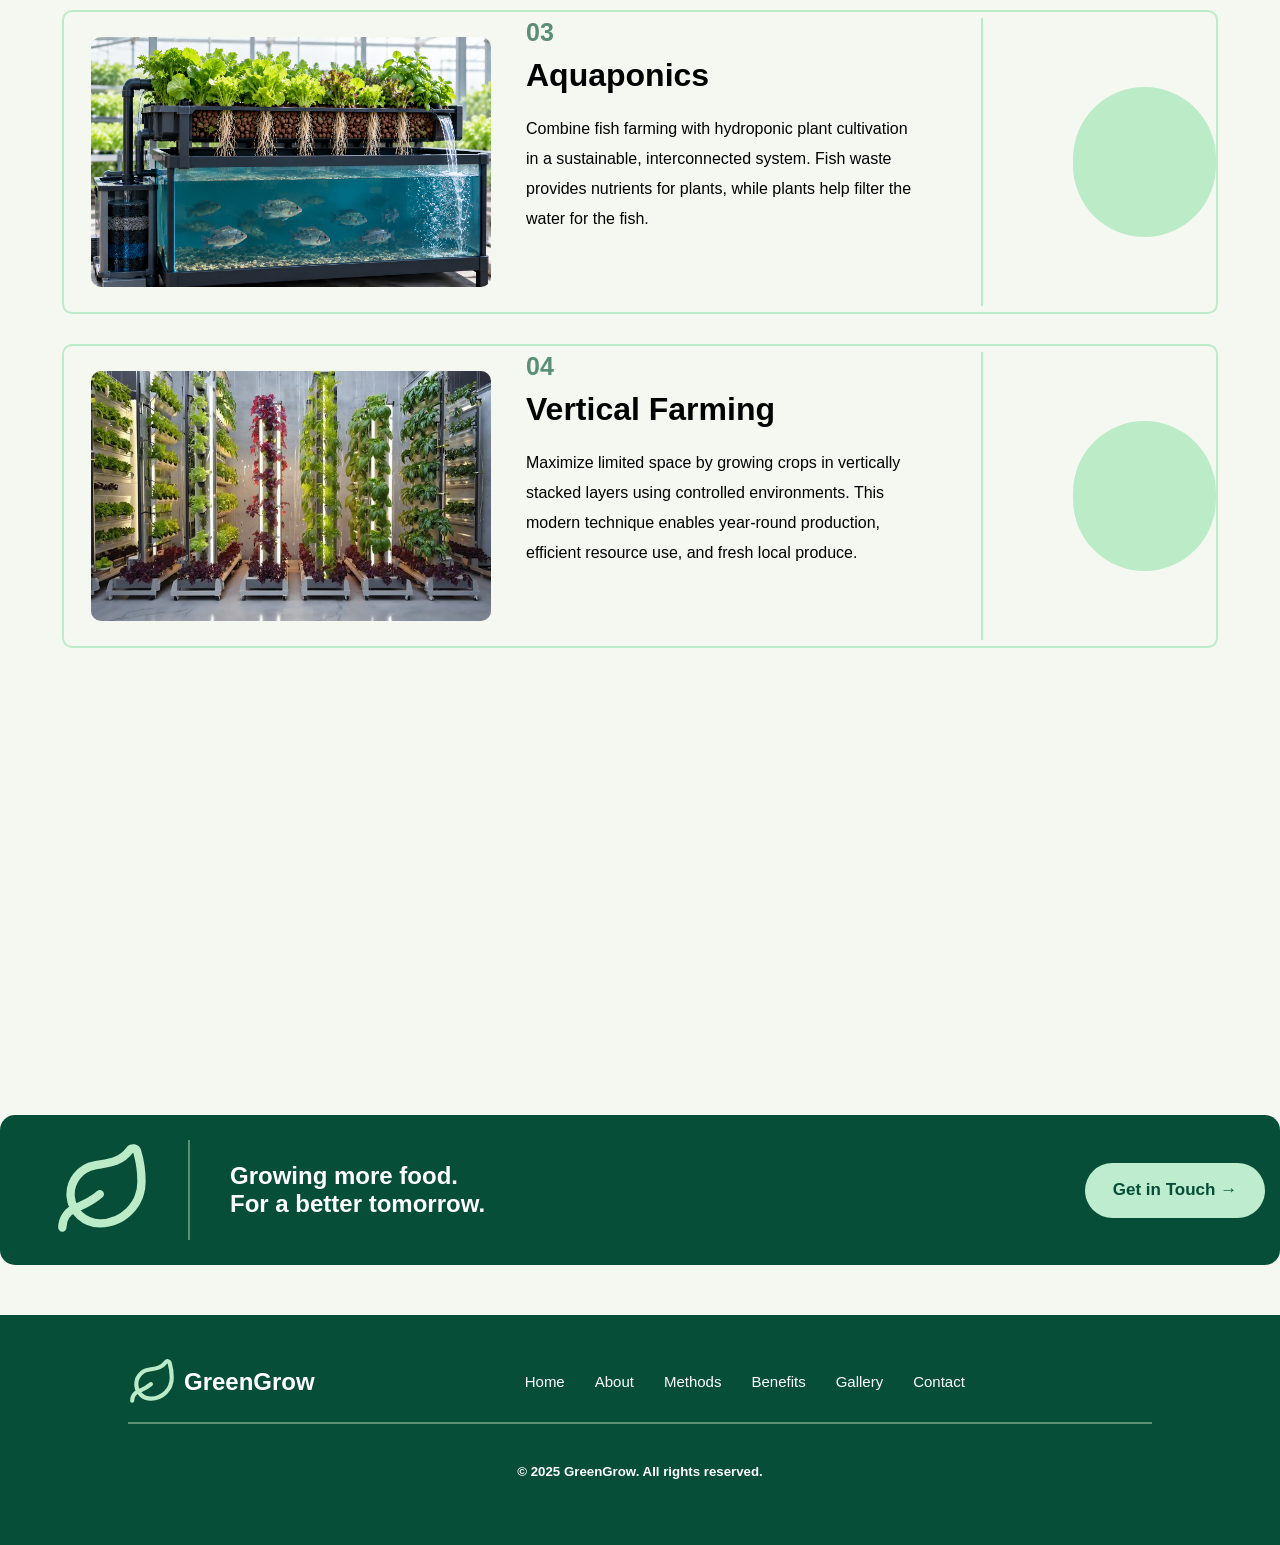
<file: methods.html>
<!DOCTYPE html>
<html lang="en">
<head>
    <meta charset="UTF-8">
    <meta name="viewport" content="width=device-width, initial-scale=1.0">
    <title>Document</title>
    <style>
        *{
            margin: 0;
            padding: 0;
        }
        body{
            background-color: #F4F8F0;
            font-family: "Inter", sans-serif;
        }
        nav{
            display: flex;
            width: 100%;
            height: 100px;
            background-color: white;
            align-items: center;
            justify-content: space-between;
            padding: 0 40px;
            box-sizing: border-box;
        }
        a{
            color: #064E37;
            text-decoration: none;
        }
        .logo{
            align-items: center;
            display: flex;
            color: #064E37;
        }
        .logo svg{
            width: 44px;
            height: 55px;
            margin-right: 20px;
        }
        ul{
            list-style: none;
            display: flex;
            align-items: center;
            gap: 30px;
            color: #064E37;
            font-weight: bold;
            font-size: larger;
        }
        .box1{
            display: flex;
            justify-content: center;
            align-items: center;
            margin-bottom: 20px;
        }
        .content{
            width: 1355px;
            height: 150px;
            background-color: #064E37;
            border-radius: 15px;
            color: white;
            display: flex;
            align-items: center;
            overflow: hidden;
            margin-top: 20px;
            margin-bottom: 30px;
        }
        .content h2{
            margin-left: 40px;
        }
        .content button{
            width: 180px;
            height: 55px;
            background-color: #BDECCF;
            color: #064E37;
            border: none;
            border-radius: 40px;
            font-size: 17px;
            font-weight: bold;
            cursor: pointer;
            margin-left: auto;
            margin-right: 15px;
            flex-shrink: 0;
        }
        .leaf{
            margin-left: 20px;
            width: 170px;
            min-height: 100px;
            background-color: #064E37;
            display: flex;
            flex-shrink: 0;
            justify-content: center;
            align-items: center;
            border-right: 2px solid #5A8F74;
            box-sizing: border-box;
        }
        .content svg{
            width: 100px;
            height: 100px;
            color: #BCECC7;
        }
        .footer{
            width: 100%;
            height: 230px;
            background-color: #064E37;
            display: flex;
            flex-direction: column;
            align-items: center;
            justify-content: center;
        }
        .upper{
            display: flex;
            gap: 50px;
            color: white;
            width: 80%;
            height: 40px;
            border-bottom: 2px solid #5A8F74;
        }
        .upper ul{
            color: white;
            font-weight: lighter;
            font-size: 15px;
            margin-bottom: 40px;
            margin-left: 160px;
        }
        .upper a{
            color: white;
        }
        .upper h2{
            margin-bottom: 40px;
        }
        .upper svg{
            width: 50px;
            height: 50px;
            color: #BCECC7;
            margin-bottom: 40px;
        }
        .lower{
            margin-top: 40px;
            color: white;
            font-weight: lighter;
        }
        .wrapper{
            display: flex;
            align-items: center;
            gap: 6px;
        }
        .hero{
            display: flex;
            justify-content: center;
            width: 100%;
            height: 380px;
            color: white;
            background-image:
                linear-gradient(
                    to right,
                    rgba(0, 55, 35, 0.98) 0%,
                    rgba(0, 55, 35, 0.95) 30%,
                    rgba(0, 55, 35, 0.75) 42%,
                    rgba(0, 55, 35, 0.25) 58%,
                    transparent 75%
                ),
                url(Futuristic\ Indoor\ 2\ Vertical\ Farm\ Corridor.png);
            padding: 100px;
            display: flex;
            flex-direction: column;
        }
        .hero h4{
            margin-left: 5px;
            color: #7AE5AE;
            letter-spacing: 5px;
            margin-bottom: 10px;
        }
        .hero h1{
            font-size: 70px;
        }
        .hero p{
            margin-left: 7px;
            margin-top: 30px;
            line-height: 25px;
            word-spacing: 5px;
            font-size: 20px;
        }
        .hero span{
            color: #7AE5AE;
        }
        .main{
            width: 100%;
            height: 215vh;
        }
        .main h1{
            margin-top: 80px;
            margin-left: 80px;
            margin-bottom: 20px;
        }
        .main p{
            margin-left: 80px;
            line-height: 25px;
        }
        .boxes{
            display: flex;
            flex-direction: column;
            justify-content: center;
            align-items: center;
            margin-top: 50px;
        }
        .box{
            margin-bottom: 30px;
            width: 90%;
            height: 300px;
            border: 2px solid #BCECC7;
            border-radius: 10px;
            display: flex;
            align-items: center;
        }
        .box img{
            height: 250px;
            width: 400px;
            border-radius: 10px;
            margin-left: 27px;
        }
        .information{
            display: flex;
            flex-direction: column;
            height: 32vh;
            width: 40vw;
            border-right: 2px solid #BCECC7;
        }
        .information h1{
            margin-left: 35px;
            margin-top: 10px;
        }
        .information p{
            margin-left: 35px;
            line-height: 30px;
        }
        .information h4{
            margin-left: 35px;
            font-size: 25px;
            color: #5A8F74;
        }
        .para{
            margin-bottom: 20px;
        }
        .circle2{
            width: 150px;
            height: 150px;
            background-color: #BCECC7;
            border-radius: 100px;
            margin-left: 90px;
        }
    </style>
</head>
<body>
    <nav>
        <div class="logo">
            <svg xmlns="http://www.w3.org/2000/svg" width="24" height="24" viewBox="0 0 24 24" fill="none" stroke="currentColor" stroke-width="2" stroke-linecap="round" stroke-linejoin="round" class="lucide lucide-leaf preview-icon"><path d="M11 20a10 10 0 0010-10 25.9 25.9 0 00-1.04-7.281 1 1 0 00-1.755-.325C15.833 5.5 13 5.5 9.8 6.1A7 7 0 0011 20"/><path d="M2 21a5 5 0 012.911-4.544C7.613 15.212 8.351 15.24 11 13"/></svg>
            <h1>GreenGrow</h1>
        </div>
        <ul>
            <a href="index.html"><li>Home</li></a>
            <a href="about.html"><li>About</li></a>
            <a href="methods.html"><li>Methods</li></a>
            <a href="benefits.html"><li>Benefits</li></a>
            <a href="gallery.html"><li>Gallery</li></a>
            <a href="contacts.html"><li>Contact</li></a>
        </ul>
    </nav>

    <div class="hero">
        <h4>OUR METHODS</h4>
        <h1>Smarter Farming. <br> <span>Greater Impact.</span></h1>
        <p>We use modern vertical farming methods to grow fresh, <br> healthy produce in controlled indoor enviornments. <br> By using space and water efficiently, we aim to create <br> a more sustainable food system for the future.</p>
    </div>

    <div class="main">
        <h1>Technology. Nature.Together</h1>
        <p>
            Vertical farming combines innovative growing methods, <br> efficient lighting and enviornmental monitoring to create <br> suitable conditions for plant growth.
        </p>

        <div class="boxes">
            <div class="box">
                <img src="Hydroponic Lettuce Roots in Blue Water.png" alt="">
                <div class="information">
                    <div>
                        <h4>01</h4>
                        <h1>Hydroponics</h1>
                    </div>
                    <div>
                        <p>
                            Hydroponics is a growing method in which plants <br> receive essential nutrients through water instead of <br> traditional soil. This allows plants to grow in vertically <br> stacked systems while making efficient use of space.
                        </p>
                    </div>
                </div>
                <div class="circle2">

                </div>
            </div>
            <div class="box">
                <img src="Futuristic Aeroponic Lettuce Farm.png" alt="">
                <div class="information">
                    <div>
                        <h4>02</h4>
                        <h1>Aeroponics</h1>
                    </div>
                    <div>
                        <p>
                            Grow plants without soil by suspending their roots in <br> the air and spraying them with a nutrient-rich mist. <br> This technique promotes efficient water use, healthy <br> root development, and faster plant growth.
                        </p>
                    </div>
                </div>
                <div class="circle2">

                </div>
            </div>
            <div class="box">
                <img src="Thriving Aquaponics Ecosystem a Daylight Greenhouse.png" alt="">
                <div class="information">
                    <div>
                        <h4>03</h4>
                        <h1>Aquaponics</h1>
                    </div>
                    <div>
                        <p>
                            Combine fish farming with hydroponic plant cultivation <br> in a sustainable, interconnected system. Fish waste <br> provides nutrients for plants, while plants help filter the <br> water for the fish.
                        </p>
                    </div>
                </div>
                <div class="circle2">

                </div>
            </div>
            <div class="box">
                <img src="verticalFarming12.png" alt="">
                <div class="information">
                    <div>
                        <h4>04</h4>
                        <h1>Vertical Farming</h1>
                    </div>
                    <div>
                        <p>
                            Maximize limited space by growing crops in vertically <br> stacked layers using controlled environments. This <br> modern technique enables year-round production, <br> efficient resource use, and fresh local produce.
                        </p>
                    </div>
                </div>
                <div class="circle2">

                </div>
            </div>
        </div>
    </div>

    <div class="box1">
        <div class="content">
            <div class="leaf">
                <svg xmlns="http://www.w3.org/2000/svg" width="24" height="24" viewBox="0 0 24 24" fill="none" stroke="currentColor" stroke-width="2" stroke-linecap="round" stroke-linejoin="round" class="lucide lucide-leaf preview-icon"><path d="M11 20a10 10 0 0010-10 25.9 25.9 0 00-1.04-7.281 1 1 0 00-1.755-.325C15.833 5.5 13 5.5 9.8 6.1A7 7 0 0011 20"/><path d="M2 21a5 5 0 012.911-4.544C7.613 15.212 8.351 15.24 11 13"/></svg>
            </div>
            <h2>Growing more food. <br> For a better tomorrow.</h2>
            <button>
                Get in Touch →
            </button>
        </div>
    </div>

    <div class="footer">
        <div class="upper">
            <div class="wrapper">
                <svg xmlns="http://www.w3.org/2000/svg" width="24" height="24" viewBox="0 0 24 24" fill="none" stroke="currentColor" stroke-width="2" stroke-linecap="round" stroke-linejoin="round" class="lucide lucide-leaf preview-icon"><path d="M11 20a10 10 0 0010-10 25.9 25.9 0 00-1.04-7.281 1 1 0 00-1.755-.325C15.833 5.5 13 5.5 9.8 6.1A7 7 0 0011 20"/><path d="M2 21a5 5 0 012.911-4.544C7.613 15.212 8.351 15.24 11 13"/></svg>
                <h2>GreenGrow</h2>
            </div>
            <ul>
                <a href="index.html"><li>Home</li></a>
                <a href="about.html"><li>About</li></a>
                <a href="methods.html"><li>Methods</li></a>
                <a href="benefits.html"><li>Benefits</li></a>
                <a href="gallery.html"><li>Gallery</li></a>
                <a href="contacts.html"><li>Contact</li></a>
            </ul>
        </div>
        <div class="lower">
            <h5>© 2025 GreenGrow. All rights reserved.</h5>
        </div>
    </div>
</body>
</html>
</file>
<file: style.css>
* {
    margin: 0;
    padding: 0;
    box-sizing: border-box;
}

body {
    background-color: #F4F8F0;
    font-family: "Inter", sans-serif;
    color: #064E37;
}


nav {
    display: flex;
    width: 100%;
    height: 100px;
    background-color: white;
    align-items: center;
    justify-content: space-between;
    padding: 0 40px;
}

a {
    color: #064E37;
    text-decoration: none;
}

.logo {
    display: flex;
    align-items: center;
    color: #064E37;
}

.logo svg {
    width: 44px;
    height: 55px;
    margin-right: 20px;
}

ul {
    list-style: none;
    display: flex;
    align-items: center;
    gap: 30px;
    color: #064E37;
    font-weight: bold;
    font-size: larger;
}


.hero {
    color: white;
    width: 100%;
    height: 550px;

    background-image:
        linear-gradient(
            to right,
            rgba(0, 55, 35, 0.98) 0%,
            rgba(0, 55, 35, 0.95) 30%,
            rgba(0, 55, 35, 0.75) 42%,
            rgba(0, 55, 35, 0.25) 58%,
            transparent 75%
        ),
        url("Futuristic Symmetrical Vertical Farm.png");

    background-size: cover;
    background-position: center;

    display: flex;
    flex-direction: column;
    justify-content: center;
}

.B1 {
    margin-left: 90px;
}

.hero h1 {
    font-size: 50px;
    line-height: 1.2;
    margin-bottom: 20px;
}

.hero p {
    font-size: 18px;
    line-height: 28px;
    margin-bottom: 10px;
}

/* BUTTONS */

button {
    margin-top: 20px;
    width: 180px;
    height: 55px;
    border: none;
    border-radius: 40px;
    background-color: #BDECCF;
    font-weight: bold;
    color: #064E37;
    font-size: 17px;
    cursor: pointer;
}


.info {
    display: flex;
    align-items: center;
    justify-content: space-between;
    gap: 50px;

    width: 90%;
    max-width: 1400px;
    margin: 80px auto;
}

.info > div:first-child {
    flex: 1;
}

.info h5 {
    color: #2E9D69;
    margin-bottom: 15px;
}

.info h1 {
    color: #064E37;
    font-size: 45px;
    line-height: 1.2;
    margin-bottom: 20px;
}

.info p {
    font-size: 18px;
    line-height: 30px;
    margin-bottom: 20px;
}

.info button {
    margin-top: 10px;
    border: 1px solid #064E37;
    background-color: #F4F8F0;
    color: #064E37;
    font-size: 17px;
}

.info img {
    width: 550px;
    max-width: 100%;
    height: 400px;
    object-fit: cover;
    border-radius: 20px;
}


.benefits {
    display: flex;
    align-items: center;
    justify-content: center;
    color: #064E37;

    width: 90%;
    max-width: 1400px;
    margin: 80px auto;
}

.box {
    width: 25%;
    min-height: 180px;

    display: flex;
    flex-direction: column;
    justify-content: center;
    align-items: center;

    text-align: center;
    border-right: 1px solid #CFE3D2;
}

.box:last-child {
    border-right: none;
}

.box svg {
    width: 55px;
    height: 55px;
}

.box h3 {
    margin-top: 10px;
    font-size: 20px;
}

.box p {
    margin-top: 10px;
    font-size: 16px;
    line-height: 25px;
}

/* WHY CHOOSE US */

.why {
    display: flex;
    align-items: center;
    justify-content: space-between;
    gap: 60px;

    width: 90%;
    max-width: 1400px;
    margin: 100px auto;
}

.why img {
    width: 45%;
    height: 350px;
    object-fit: cover;
    border-radius: 15px;
    flex-shrink: 0;
}

.desc {
    flex: 1;
}

.desc h5 {
    color: #2E9D69;
    margin-bottom: 15px;
}

.desc h1 {
    color: #064E37;
    font-size: 40px;
    line-height: 1.2;
    margin-bottom: 20px;
}

.desc p {
    color: #064E37;
    line-height: 27px;
    margin-bottom: 15px;
}


.tick {
    display: flex;
    align-items: flex-start;
    gap: 10px;
    margin-top: 25px;
    color: #218052;
}

.tick h4 {
    margin-top: 2px;
    font-size: 15px;
}

.tick svg {
    flex-shrink: 0;
}

.info2 {
    display: flex;
    gap: 40px;
    margin-top: 10px;
}


.box1 {
    display: flex;
    justify-content: center;
    align-items: center;

    width: 90%;
    max-width: 1400px;
    margin: 70px auto;
}

.content {
    width: 100%;
    min-height: 150px;

    background-color: #064E37;
    border-radius: 15px;
    color: white;

    display: flex;
    align-items: center;
    gap: 30px;

    padding: 20px 35px;
}

.content h2 {
    font-size: 28px;
    line-height: 1.4;
    margin-left: 10px;
}

.content button {
    margin-top: 0;
    margin-left: auto;
    flex-shrink: 0;
}


.leaf {
    width: 150px;
    min-height: 100px;

    display: flex;
    flex-shrink: 0;
    justify-content: center;
    align-items: center;

    border-right: 2px solid #5A8F74;
}

.content svg {
    width: 100px;
    height: 100px;
    color: #BCECC7;
}


.footer {
    width: 100%;
    min-height: 230px;
    background-color: #064E37;

    display: flex;
    flex-direction: column;
    align-items: center;
    justify-content: center;
}

.upper {
    display: flex;
    align-items: center;
    justify-content: space-between;
    gap: 40px;

    color: white;
    width: 85%;
    max-width: 1300px;
    min-height: 75px;

    border-bottom: 2px solid #5A8F74;
}

.upper ul {
    color: white;
    font-weight: lighter;
    font-size: 15px;
    gap: 25px;
}

.upper a {
    color: white;
}

.upper h2 {
    font-size: 25px;
}

.upper svg {
    width: 50px;
    height: 50px;
    color: #BCECC7;
}

.lower {
    margin-top: 35px;
    color: white;
    font-weight: lighter;
}

.wrapper {
    display: flex;
    align-items: center;
    gap: 10px;
}


@media (max-width: 1100px) {

    nav {
        padding: 0 25px;
    }

    nav ul {
        gap: 15px;
        font-size: 15px;
    }

    .info {
        gap: 30px;
    }

    .info h1 {
        font-size: 35px;
    }

    .info img {
        width: 450px;
        height: 350px;
    }

    .why {
        gap: 35px;
    }

    .desc h1 {
        font-size: 32px;
    }

    .info2 {
        gap: 20px;
    }

    .upper ul {
        gap: 15px;
        font-size: 13px;
    }
}

@media (max-width: 768px) {

    nav {
        height: auto;
        flex-direction: column;
        gap: 20px;
        padding: 20px;
    }

    nav ul {
        flex-wrap: wrap;
        justify-content: center;
        gap: 15px;
    }

    .hero {
        height: 500px;
    }

    .B1 {
        margin-left: 30px;
        margin-right: 20px;
    }

    .hero h1 {
        font-size: 36px;
    }

    .hero p {
        font-size: 16px;
    }

    .info {
        flex-direction: column;
        align-items: flex-start;
        margin: 60px auto;
    }

    .info h1 {
        font-size: 35px;
    }

    .info img {
        width: 100%;
        height: 300px;
    }

    .benefits {
        flex-wrap: wrap;
        margin: 60px auto;
    }

    .box {
        width: 50%;
        margin-bottom: 30px;
    }

    .box:nth-child(2) {
        border-right: none;
    }

    .why {
        flex-direction: column;
        align-items: flex-start;
        margin: 70px auto;
    }

    .why img {
        width: 100%;
        height: 300px;
    }

    .desc {
        width: 100%;
    }

    .info2 {
        flex-wrap: wrap;
    }

    .content {
        flex-direction: column;
        text-align: center;
        gap: 20px;
    }

    .leaf {
        width: 100%;
        border-right: none;
        border-bottom: 2px solid #5A8F74;
    }

    .content h2 {
        margin-left: 0;
    }

    .content button {
        margin: 10px auto 0;
    }

    .upper {
        flex-direction: column;
        gap: 20px;
        padding: 25px 0;
    }

    .upper ul {
        flex-wrap: wrap;
        justify-content: center;
    }

    .footer {
        padding: 30px 15px;
    }
}

@media (max-width: 480px) {

    .hero h1 {
        font-size: 30px;
    }

    .info h1 {
        font-size: 30px;
    }

    .desc h1 {
        font-size: 28px;
    }

    .box {
        width: 100%;
        border-right: none;
        border-bottom: 1px solid #CFE3D2;
    }

    .box:last-child {
        border-bottom: none;
    }

    .info2 {
        flex-direction: column;
        gap: 0;
    }

    .content h2 {
        font-size: 23px;
    }

    .lower {
        text-align: center;
    }
}
</file>
